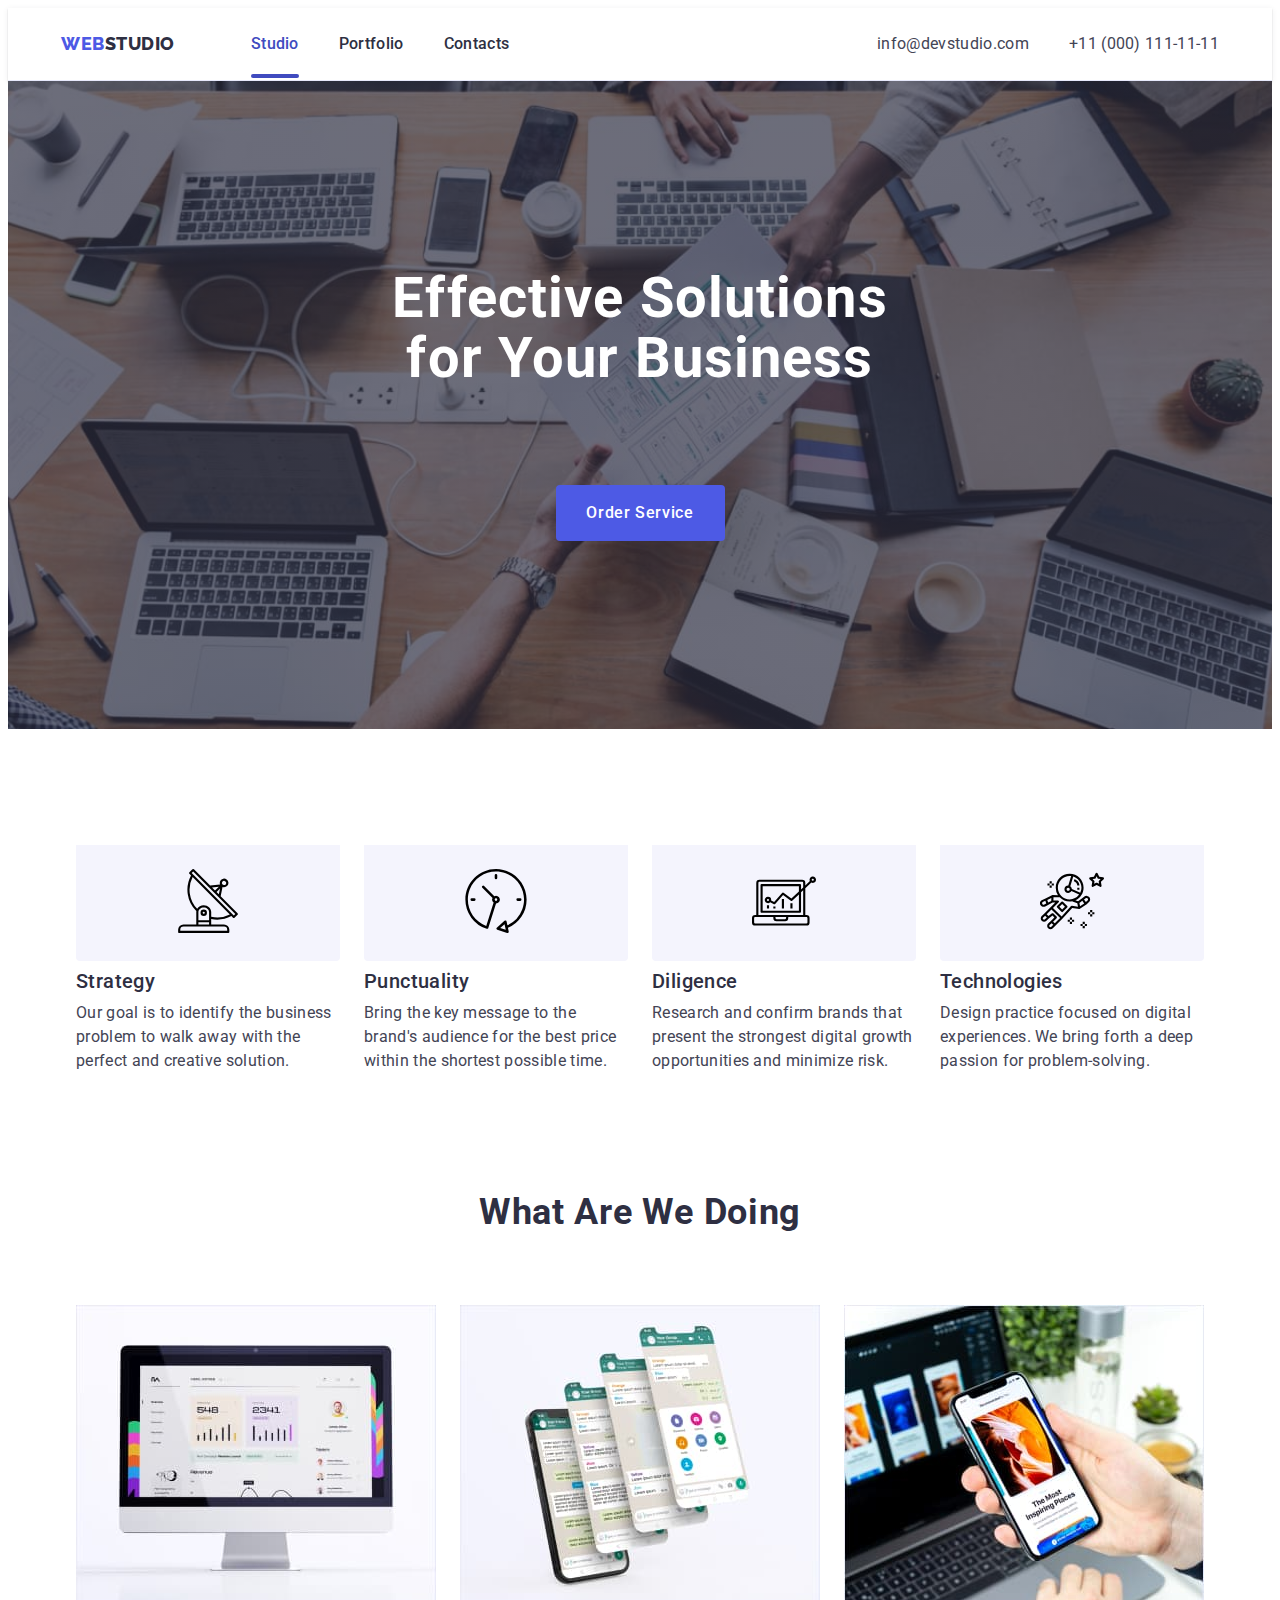
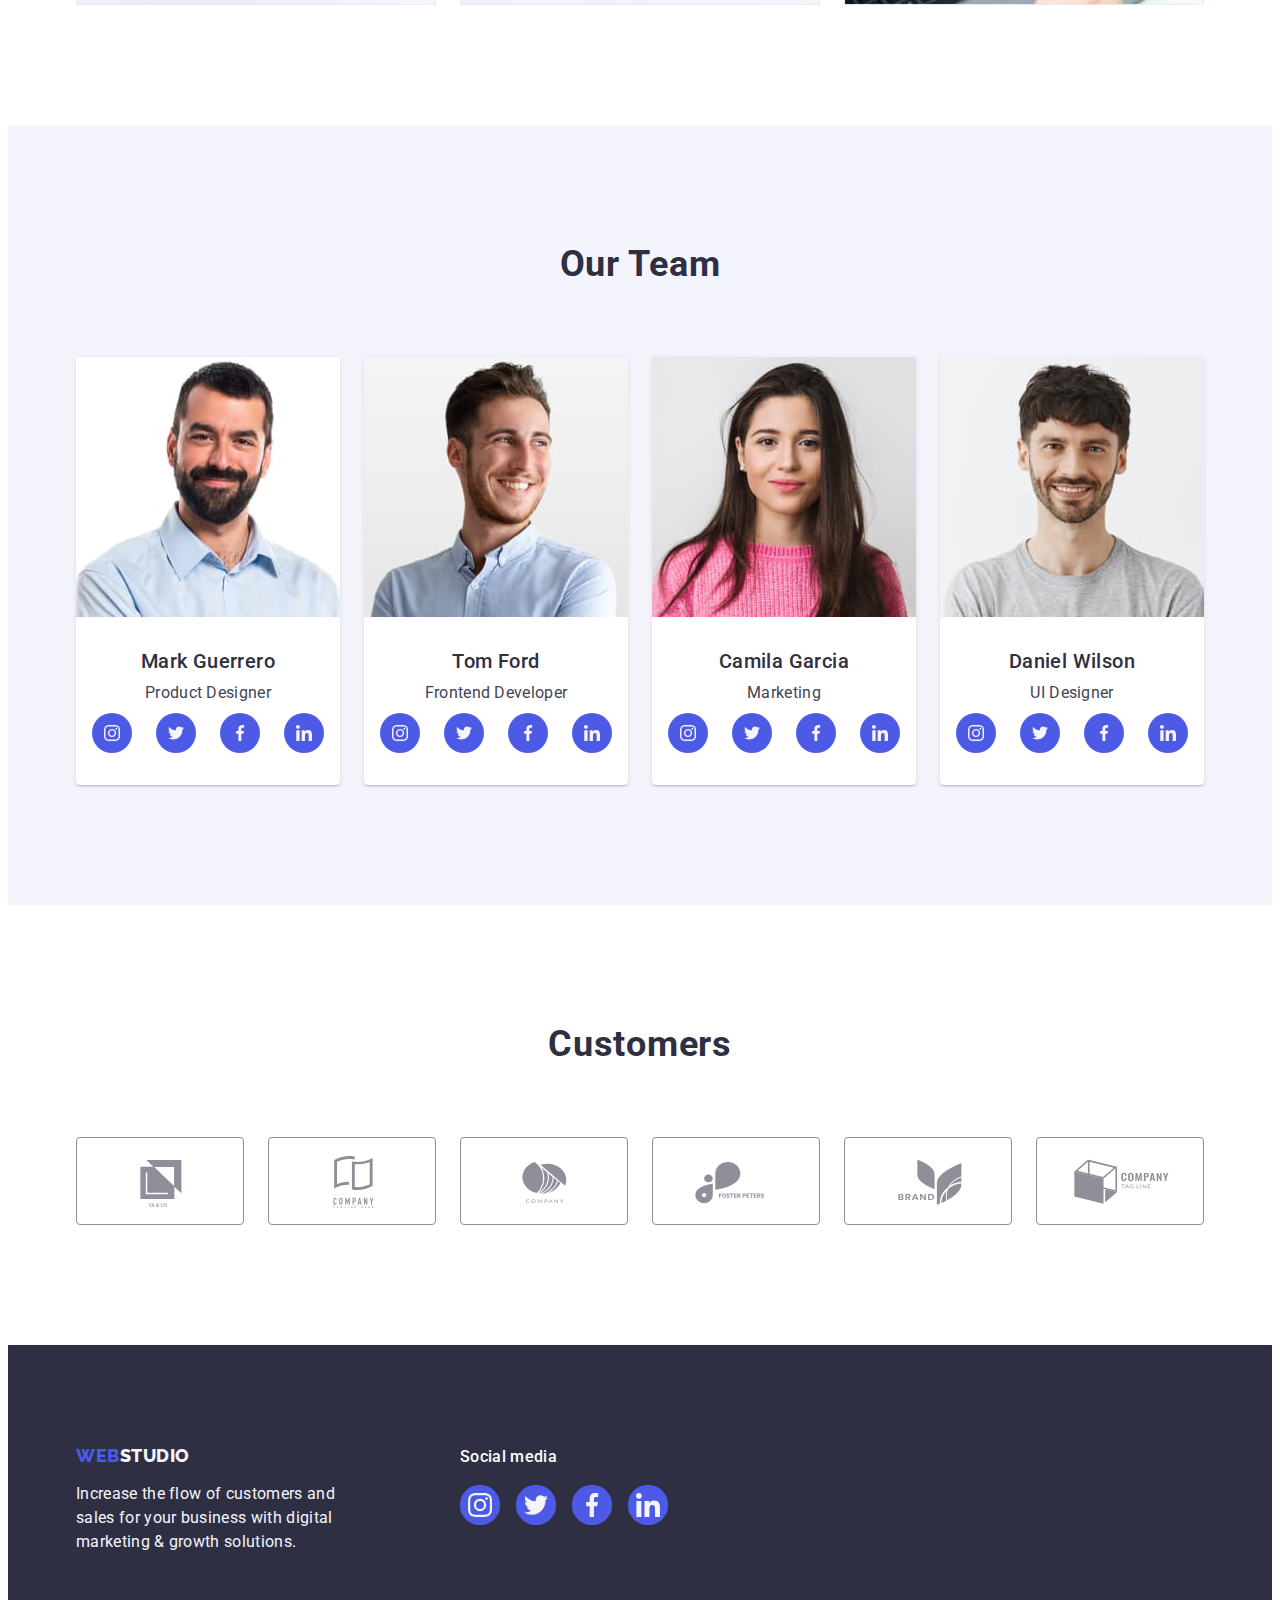
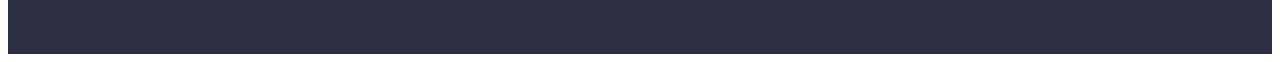
<file: index.html>
<!DOCTYPE html>
<html lang="en">
  <head>
    <meta charset="UTF-8" />
    <meta http-equiv="X-UA-Compatible" content="IE=edge" />
    <meta name="viewport" content="width=device-width, initial-scale=1.0" />

    <link rel="preconnect" href="https://fonts.googleapis.com" />
    <link rel="preconnect" href="https://fonts.gstatic.com" crossorigin />
    <link
      href="https://fonts.googleapis.com/css2?family=Raleway:wght@800&family=Roboto:wght@400;500;700&display=swap"
      rel="stylesheet"
    />
    <title>Main Page</title>
    <link
      rel="stylesheet"
      href="https://cdnjs.cloudflare.com/ajax/libs/modern-normalize/2.0.0/modern-normalize.min.css"
      integrity="sha512-4xo8blKMVCiXpTaLzQSLSw3KFOVPWhm/TRtuPVc4WG6kUgjH6J03IBuG7JZPkcWMxJ5huwaBpOpnwYElP/m6wg=="
      crossorigin="anonymous"
      referrerpolicy="no-referrer"
    />
    <link rel="stylesheet" href="./css/styles.css" />
  </head>

  <body>
    <header class="header">
      <div class="container header-container">
        <nav class="header-navigation">
          <a href="#" class="header-logo"
            >Web <span class="span">Studio</span></a
          >

          <ul class="header-menu">
            <li>
              <a href="./index.html" class="header-list-title active">Studio</a>
            </li>
            <li>
              <a href="./portfolio.html" class="header-list-title">Portfolio</a>
            </li>
            <li>
              <a href="" class="header-list-title">Contacts</a>
            </li>
          </ul>
        </nav>
        <address class="address">
          <ul class="address-list">
            <li>
              <a href="mailto:info@devstudio.com" class="address-title"
                >info@devstudio.com</a
              >
            </li>
            <li>
              <a href="tel:+110001111111" class="address-title"
                >+11 (000) 111-11-11</a
              >
            </li>
          </ul>
        </address>
      </div>
    </header>
    <main>
      <section class="hero">
        <div class="container hero-container">
          <h1 class="hero-title">Effective Solutions for Your Business</h1>
          <button class="hero-btn" type="button" data-modal-open>
            Order Service
          </button>
        </div>
      </section>

      <section class="qualities">
        <div class="container">
          <h2 class="visually-hidden">features</h2>
          <ul class="qualities-list">
            <li class="qualities-item">
              <div class="qualities-frame">
                <svg class="qualities-icon" width="64" height="64">
                  <use href="./images/icons.svg#icon-antenna-1"></use>
                </svg>
              </div>
              <h3 class="qualities-subtitle">Strategy</h3>
              <p class="qualities-paragraph">
                Our goal is to identify the business problem to walk away with
                the perfect and creative solution.
              </p>
            </li>
            <li class="qualities-item">
              <div class="qualities-frame">
                <svg class="qualities-icon" width="64" height="64">
                  <use href="./images/icons.svg#icon-clock-1"></use>
                </svg>
              </div>
              <h3 class="qualities-subtitle">Punctuality</h3>
              <p class="qualities-paragraph">
                Bring the key message to the brand's audience for the best price
                within the shortest possible time.
              </p>
            </li>
            <li class="qualities-item">
              <div class="qualities-frame">
                <svg class="qualities-icon" width="64" height="64">
                  <use href="./images/icons.svg#icon-diagram-1"></use>
                </svg>
              </div>
              <h3 class="qualities-subtitle">Diligence</h3>
              <p class="qualities-paragraph">
                Research and confirm brands that present the strongest digital
                growth opportunities and minimize risk.
              </p>
            </li>
            <li class="qualities-item">
              <div class="qualities-frame">
                <svg class="qualities-icon" width="64" height="64">
                  <use href="./images/icons.svg#icon-astronaut-1"></use>
                </svg>
              </div>
              <h3 class="qualities-subtitle">Technologies</h3>
              <p class="qualities-paragraph">
                Design practice focused on digital experiences. We bring forth a
                deep passion for problem-solving.
              </p>
            </li>
          </ul>
        </div>
      </section>

      <section class="doing">
        <div class="container">
          <h2 class="doing-title">What are we doing</h2>
          <ul class="doing-list">
            <li class="doing-item">
              <img src="./images/img1.jpg" alt="PC" width="360" />
            </li>
            <li class="doing-item">
              <img src="./images/img2.jpg" alt="Phone" width="360" />
            </li>
            <li class="doing-item">
              <img src="./images/img3.jpg" alt="Phone And Laptop" width="360" />
            </li>
          </ul>
        </div>
      </section>

      <section class="team">
        <div class="container">
          <h2 class="team-title">Our Team</h2>
          <ul class="team-list">
            <li class="team-item">
              <img
                src="./images/photo1.jpg"
                alt="Mark Guerrero Photo"
                width="264"
              />
              <div class="team-cont">
                <h3 class="team-subtitle">Mark Guerrero</h3>
                <p class="team-list-text">Product Designer</p>

                <ul class="team-icon-list">
                  <li class="team-icon-item">
                    <a
                      href=""
                      class="team-icon-link"
                      aria-label="Instagram"
                      target="_blank"
                      rel="noopener noreferrer"
                    >
                      <svg class="team-icon-svg" width="16" height="16">
                        <use href="./images/icons.svg#icon-instagram-2"></use>
                      </svg>
                    </a>
                  </li>
                  <li class="team-icon-item">
                    <a
                      href=""
                      class="team-icon-link"
                      aria-label="Twitter"
                      target="_blank"
                      rel="noopener noreferrer"
                    >
                      <svg class="team-icon-svg" width="16" height="16">
                        <use href="./images/icons.svg#icon-twitter-1"></use>
                      </svg>
                    </a>
                  </li>
                  <li class="team-icon-item">
                    <a
                      href=""
                      class="team-icon-link"
                      aria-label="Facebook"
                      target="_blank"
                      rel="noopener noreferrer"
                    >
                      <svg class="team-icon-svg" width="16" height="16">
                        <use href="./images/icons.svg#icon-facebook-1"></use>
                      </svg>
                    </a>
                  </li>
                  <li class="team-icon-item">
                    <a
                      href=""
                      class="team-icon-link"
                      aria-label="Linkedin"
                      target="_blank"
                      rel="noopener noreferrer"
                    >
                      <svg class="team-icon-svg" width="16" height="16">
                        <use href="./images/icons.svg#icon-linkedin-1"></use>
                      </svg>
                    </a>
                  </li>
                </ul>
              </div>
            </li>

            <li class="team-item">
              <img src="./images/photo2.jpg" alt="Tom Ford Photo" width="264" />
              <div class="team-cont">
                <h3 class="team-subtitle">Tom Ford</h3>
                <p class="team-list-text">Frontend Developer</p>

                <ul class="team-icon-list">
                  <li class="team-icon-item">
                    <a
                      href=""
                      class="team-icon-link"
                      aria-label="Instagram"
                      target="_blank"
                      rel="noopener noreferrer"
                    >
                      <svg class="team-icon-svg" width="16" height="16">
                        <use href="./images/icons.svg#icon-instagram-2"></use>
                      </svg>
                    </a>
                  </li>
                  <li class="team-icon-item">
                    <a
                      href=""
                      class="team-icon-link"
                      aria-label="Twitter"
                      target="_blank"
                      rel="noopener noreferrer"
                    >
                      <svg class="team-icon-svg" width="16" height="16">
                        <use href="./images/icons.svg#icon-twitter-1"></use>
                      </svg>
                    </a>
                  </li>
                  <li class="team-icon-item">
                    <a
                      href=""
                      class="team-icon-link"
                      aria-label="Facebook"
                      target="_blank"
                      rel="noopener noreferrer"
                    >
                      <svg class="team-icon-svg" width="16" height="16">
                        <use href="./images/icons.svg#icon-facebook-1"></use>
                      </svg>
                    </a>
                  </li>
                  <li class="team-icon-item">
                    <a
                      href=""
                      class="team-icon-link"
                      aria-label="Linkedin"
                      target="_blank"
                      rel="noopener noreferrer"
                    >
                      <svg class="team-icon-svg" width="16" height="16">
                        <use href="./images/icons.svg#icon-linkedin-1"></use>
                      </svg>
                    </a>
                  </li>
                </ul>
              </div>
            </li>
            <li class="team-item">
              <img
                src="./images/photo3.jpg"
                alt="Camila Garcia Photo"
                width="264"
              />
              <div class="team-cont">
                <h3 class="team-subtitle">Camila Garcia</h3>
                <p class="team-list-text">Marketing</p>

                <ul class="team-icon-list">
                  <li class="team-icon-item">
                    <a
                      href=""
                      class="team-icon-link"
                      aria-label="Instagram"
                      target="_blank"
                      rel="noopener noreferrer"
                    >
                      <svg class="team-icon-svg" width="16" height="16">
                        <use href="./images/icons.svg#icon-instagram-2"></use>
                      </svg>
                    </a>
                  </li>
                  <li class="team-icon-item">
                    <a
                      href=""
                      class="team-icon-link"
                      aria-label="Twitter"
                      target="_blank"
                      rel="noopener noreferrer"
                    >
                      <svg class="team-icon-svg" width="16" height="16">
                        <use href="./images/icons.svg#icon-twitter-1"></use>
                      </svg>
                    </a>
                  </li>
                  <li class="team-icon-item">
                    <a
                      href=""
                      class="team-icon-link"
                      aria-label="Facebook"
                      target="_blank"
                      rel="noopener noreferrer"
                    >
                      <svg class="team-icon-svg" width="16" height="16">
                        <use href="./images/icons.svg#icon-facebook-1"></use>
                      </svg>
                    </a>
                  </li>
                  <li class="team-icon-item">
                    <a
                      href=""
                      class="team-icon-link"
                      aria-label="Linkedin"
                      target="_blank"
                      rel="noopener noreferrer"
                    >
                      <svg class="team-icon-svg" width="16" height="16">
                        <use href="./images/icons.svg#icon-linkedin-1"></use>
                      </svg>
                    </a>
                  </li>
                </ul>
              </div>
            </li>
            <li class="team-item">
              <img
                src="./images/photo4.jpg"
                alt="Daniel Wilson Photo"
                width="264"
              />
              <div class="team-cont">
                <h3 class="team-subtitle">Daniel Wilson</h3>
                <p class="team-list-text">UI Designer</p>
                <ul class="team-icon-list">
                  <li class="team-icon-item">
                    <a
                      href=""
                      class="team-icon-link"
                      aria-label="Instagram"
                      target="_blank"
                      rel="noopener noreferrer"
                    >
                      <svg class="team-icon-svg" width="16" height="16">
                        <use href="./images/icons.svg#icon-instagram-2"></use>
                      </svg>
                    </a>
                  </li>
                  <li class="team-icon-item">
                    <a
                      href=""
                      class="team-icon-link"
                      aria-label="Twitter"
                      target="_blank"
                      rel="noopener noreferrer"
                    >
                      <svg class="team-icon-svg" width="16" height="16">
                        <use href="./images/icons.svg#icon-twitter-1"></use>
                      </svg>
                    </a>
                  </li>
                  <li class="team-icon-item">
                    <a
                      href=""
                      class="team-icon-link"
                      aria-label="Facebook"
                      target="_blank"
                      rel="noopener noreferrer"
                    >
                      <svg class="team-icon-svg" width="16" height="16">
                        <use href="./images/icons.svg#icon-facebook-1"></use>
                      </svg>
                    </a>
                  </li>
                  <li class="team-icon-item">
                    <a
                      href=""
                      class="team-icon-link"
                      aria-label="Linkedin"
                      target="_blank"
                      rel="noopener noreferrer"
                    >
                      <svg class="team-icon-svg" width="16" height="16">
                        <use href="./images/icons.svg#icon-linkedin-1"></use>
                      </svg>
                    </a>
                  </li>
                </ul>
              </div>
            </li>
          </ul>
        </div>
      </section>

      <section class="customers">
        <div class="container">
          <h2 class="customers-title">Customers</h2>
          <ul class="customers-list">
            <li class="customers-item">
              <a href="" class="customer-item-link">
                <svg class="customers-svg" width="104" height="56">
                  <use href="./images/icons.svg#icon-Logo"></use>
                </svg>
              </a>
            </li>
            <li class="customers-item">
              <a href="" class="customer-item-link">
                <svg class="customers-svg" width="104" height="56">
                  <use href="./images/icons.svg#icon-Logo-1"></use>
                </svg>
              </a>
            </li>
            <li class="customers-item">
              <a href="" class="customer-item-link">
                <svg class="customers-svg" width="104" height="56">
                  <use href="./images/icons.svg#icon-Logo-2"></use>
                </svg>
              </a>
            </li>
            <li class="customers-item">
              <a href="" class="customer-item-link">
                <svg class="customers-svg" width="104" height="56">
                  <use href="./images/icons.svg#icon-Logo-3"></use>
                </svg>
              </a>
            </li>
            <li class="customers-item">
              <a href="" class="customer-item-link">
                <svg class="customers-svg" width="104" height="56">
                  <use href="./images/icons.svg#icon-Logo-4"></use>
                </svg>
              </a>
            </li>
            <li class="customers-item">
              <a href="" class="customer-item-link">
                <svg class="customers-svg" width="104" height="56">
                  <use href="./images/icons.svg#icon-Logo-5"></use>
                </svg>
              </a>
            </li>
          </ul>
        </div>
      </section>
    </main>
    <footer class="footer">
      <div class="container footer-cont">
        <div class="footer-logo">
          <a class="footer-logo-link" href="./index.html"
            >Web<span class="footer-logo-span">Studio</span></a
          >

          <p class="footer-text">
            Increase the flow of customers and sales for your business with
            digital marketing & growth solutions.
          </p>
        </div>

        <div class="social">
          <p class="social-title">Social media</p>
          <ul class="social-list">
            <li class="social-list-item">
              <a
                href=""
                class="social-item-link"
                target="_blank"
                rel="noopener noreferrer"
              >
                <svg class="social-svg" width="24" height="24">
                  <use href="./images/icons.svg#icon-instagram-2 "></use>
                </svg>
              </a>
            </li>
            <li class="social-list-item">
              <a
                href=""
                class="social-item-link"
                target="_blank"
                rel="noopener noreferrer"
              >
                <svg class="social-svg" width="24" height="24">
                  <use href="./images/icons.svg#icon-twitter-1"></use>
                </svg>
              </a>
            </li>
            <li class="social-list-item">
              <a
                href=""
                class="social-item-link"
                target="_blank"
                rel="noopener noreferrer"
              >
                <svg class="social-svg" width="24" height="24">
                  <use href="./images/icons.svg#icon-facebook-1"></use>
                </svg>
              </a>
            </li>
            <li class="social-list-item">
              <a
                href=""
                class="social-item-link"
                target="_blank"
                rel="noopener noreferrer"
              >
                <svg class="social-svg" width="24" height="24">
                  <use href="./images/icons.svg#icon-linkedin-1"></use>
                </svg>
              </a>
            </li>
          </ul>
        </div>
      </div>
    </footer>
    <div class="backdrop is-hidden" data-modal>
      <div class="modal">
        <button class="modal-btn-close" type="button" data-modal-close>
          <svg class="close-icon" width="8" height="8">
            <use href="./images/icons.svg#icon-close-modal"></use>
          </svg>
        </button>
      </div>
    </div>
    <script src="./js/modal.js"></script>
  </body>
</html>
</file>
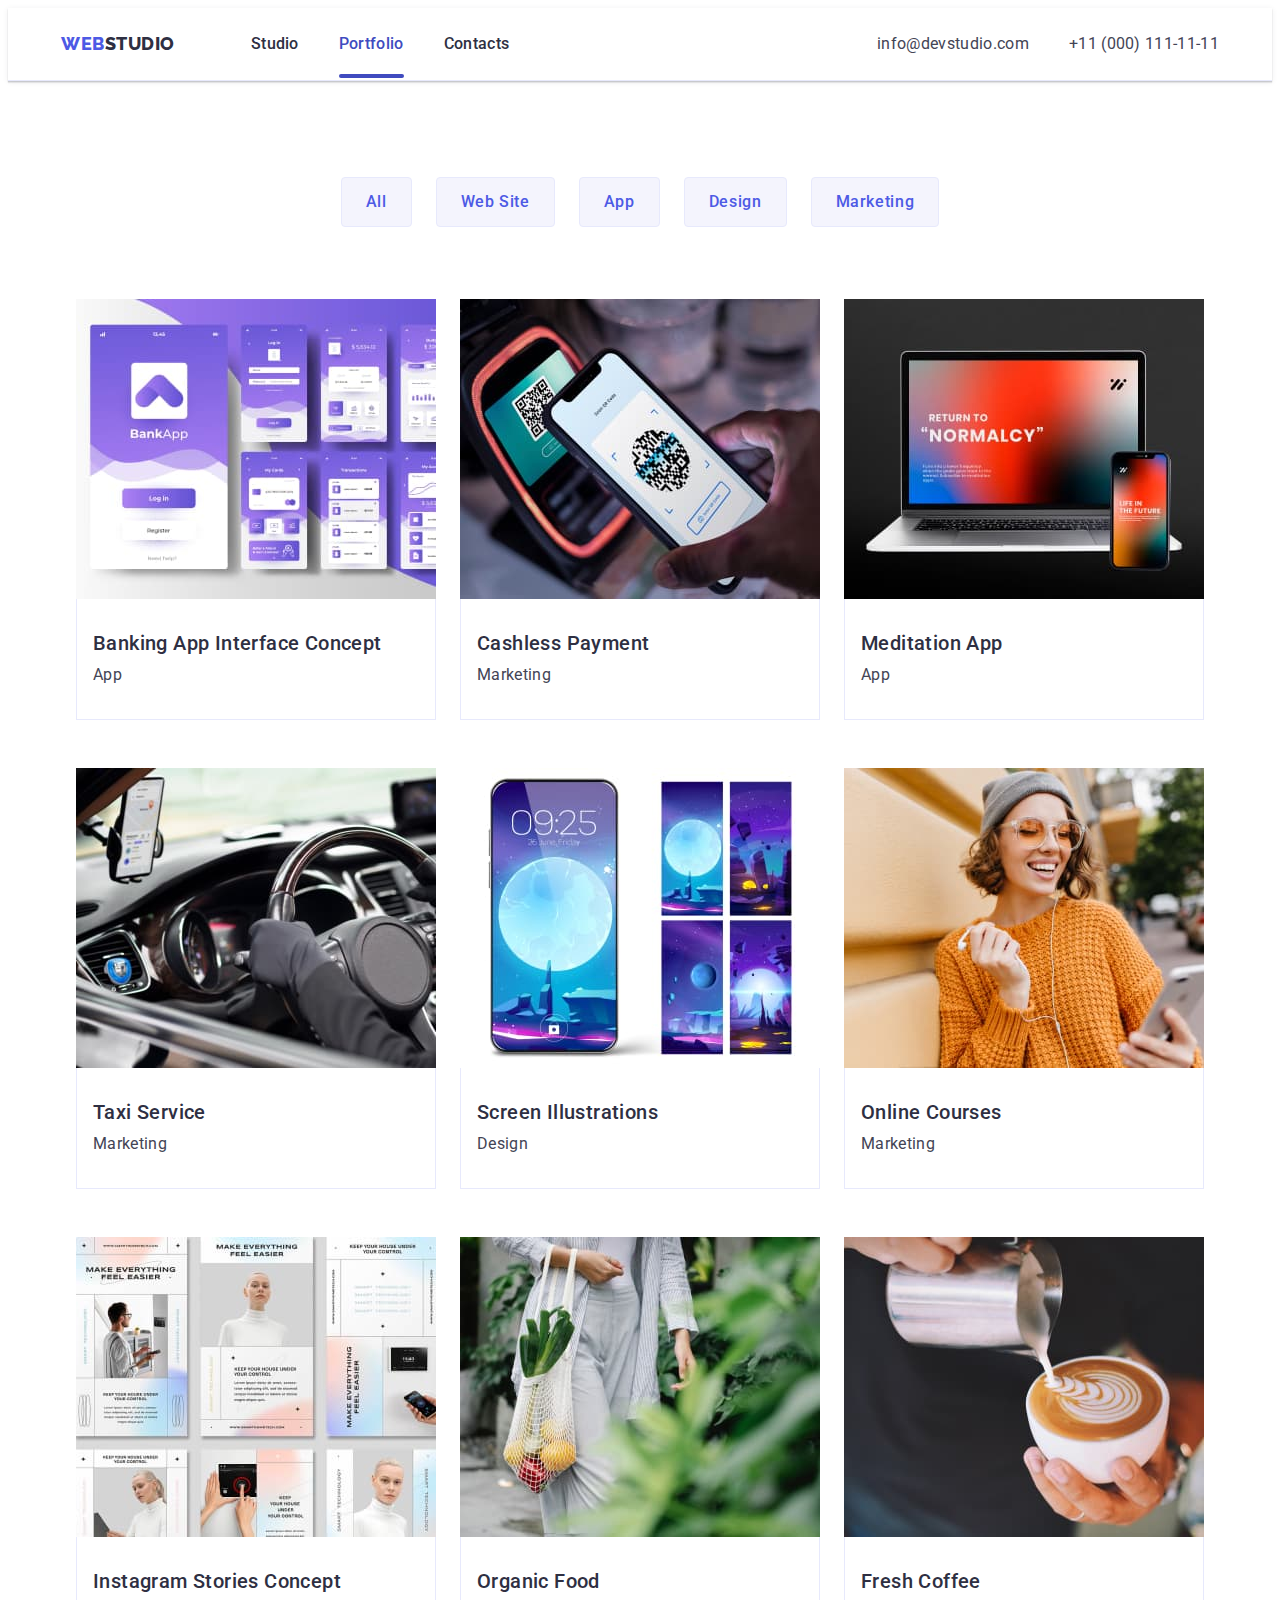
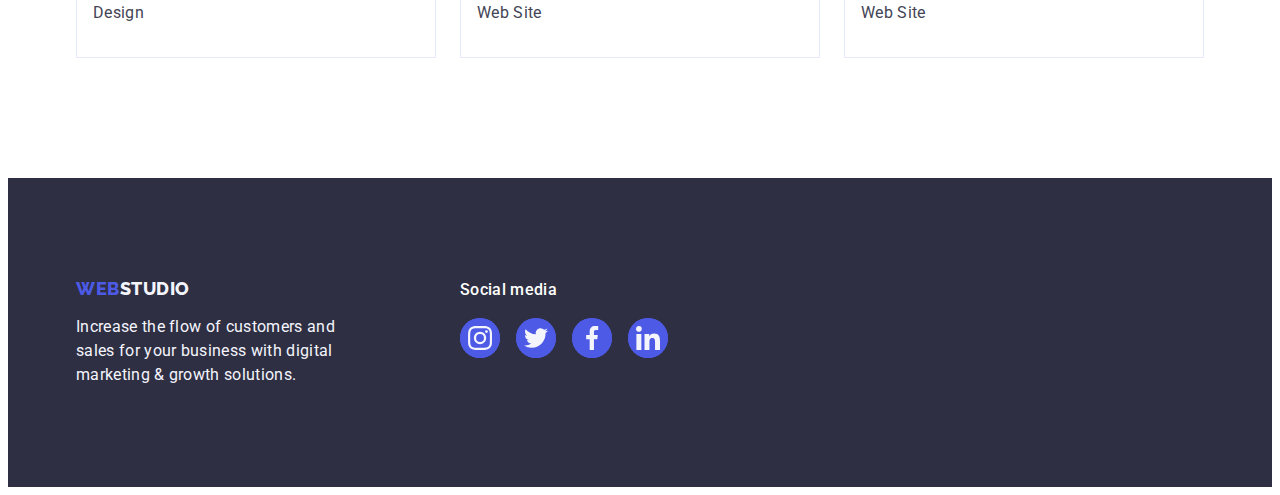
<file: portfolio.html>
<!DOCTYPE html>
<html lang="en">
  <head>
    <meta charset="UTF-8" />
    <meta http-equiv="X-UA-Compatible" content="IE=edge" />
    <meta name="viewport" content="width=device-width, initial-scale=1.0" />

    <link rel="preconnect" href="https://fonts.googleapis.com" />
    <link rel="preconnect" href="https://fonts.gstatic.com" crossorigin />
    <link
      href="https://fonts.googleapis.com/css2?family=Raleway:wght@800&family=Roboto:wght@400;500;700&display=swap"
      rel="stylesheet"
    />
    <title>Portfolio</title>
    <link
      rel="stylesheet"
      href="https://cdnjs.cloudflare.com/ajax/libs/modern-normalize/2.0.0/modern-normalize.min.css"
      integrity="sha512-4xo8blKMVCiXpTaLzQSLSw3KFOVPWhm/TRtuPVc4WG6kUgjH6J03IBuG7JZPkcWMxJ5huwaBpOpnwYElP/m6wg=="
      crossorigin="anonymous"
      referrerpolicy="no-referrer"
    />
    <link rel="stylesheet" href="./css/styles.css" />
  </head>

  <body>
    <header class="header">
      <div class="container header-container">
        <nav class="header-navigation">
          <a href="#" class="header-logo"
            >Web <span class="span">Studio</span></a
          >

          <ul class="header-menu">
            <li>
              <a href="./index.html" class="header-list-title">Studio</a>
            </li>
            <li>
              <a href="./portfolio.html" class="header-list-title active"
                >Portfolio</a
              >
            </li>
            <li>
              <a href="" class="header-list-title">Contacts</a>
            </li>
          </ul>
        </nav>
        <address class="address">
          <ul class="address-list">
            <li>
              <a href="mailto:info@devstudio.com" class="address-title"
                >info@devstudio.com</a
              >
            </li>
            <li>
              <a href="tel:+110001111111" class="address-title"
                >+11 (000) 111-11-11</a
              >
            </li>
          </ul>
        </address>
      </div>
    </header>
    <main>
      <section class="portfolio">
        <div class="container portfolio-container">
          <h1 class="visually-hidden">Portfolio Title</h1>
          <ul class="btn-list">
            <li>
              <button class="portfolio-btn" type="button">All</button>
            </li>
            <li>
              <button class="portfolio-btn" type="button">Web Site</button>
            </li>
            <li>
              <button class="portfolio-btn" type="button">App</button>
            </li>
            <li>
              <button class="portfolio-btn" type="button">Design</button>
            </li>
            <li>
              <button class="portfolio-btn" type="button">Marketing</button>
            </li>
          </ul>

          <ul class="portfolio-list">
            <li class="portfolio-list-item">
              <a class="portfolio-list-link" href="#">
                <div class="portfolio-list-image">
                  <img
                    src="./images/Banking.jpg"
                    alt="Banking App"
                    width="360"
                  />
                  <p class="portfolio-list-anim">
                    14 Stylish and User-Friendly App Design Concepts · Task
                    Manager App · Calorie Tracker App · Exotic Fruit Ecommerce
                    App · Cloud Storage App
                  </p>
                </div>
                <div class="prtf-list-class">
                  <h2 class="portfolio-list-subtitle">
                    Banking App Interface Concept
                  </h2>
                  <p class="portfolio-list-text">App</p>
                </div>
              </a>
            </li>
            <li class="portfolio-list-item">
              <a class="portfolio-list-link" href="#">
                <div class="portfolio-list-image">
                  <img
                    src="./images/Cashless.jpg"
                    alt="Cashless Payment"
                    width="360"
                  />
                  <p class="portfolio-list-anim">
                    14 Stylish and User-Friendly App Design Concepts · Task
                    Manager App · Calorie Tracker App · Exotic Fruit Ecommerce
                    App · Cloud Storage App
                  </p>
                </div>

                <div class="prtf-list-class">
                  <h2 class="portfolio-list-subtitle">Cashless Payment</h2>
                  <p class="portfolio-list-text">Marketing</p>
                </div>
              </a>
            </li>
            <li class="portfolio-list-item">
              <a class="portfolio-list-link" href="#">
                <div class="portfolio-list-image">
                  <img
                    src="./images/App.jpg"
                    alt="Laptop With Phone"
                    width="360"
                  />
                  <p class="portfolio-list-anim">
                    14 Stylish and User-Friendly App Design Concepts · Task
                    Manager App · Calorie Tracker App · Exotic Fruit Ecommerce
                    App · Cloud Storage App
                  </p>
                </div>

                <div class="prtf-list-class">
                  <h2 class="portfolio-list-subtitle">Meditation App</h2>
                  <p class="portfolio-list-text">App</p>
                </div>
              </a>
            </li>
            <li class="portfolio-list-item">
              <a class="portfolio-list-link" href="#">
                <div class="portfolio-list-image">
                  <img src="./images/Taxi.jpg" alt="Taxi" width="360" />
                  <p class="portfolio-list-anim">
                    14 Stylish and User-Friendly App Design Concepts · Task
                    Manager App · Calorie Tracker App · Exotic Fruit Ecommerce
                    App · Cloud Storage App
                  </p>
                </div>
                <div class="prtf-list-class">
                  <h2 class="portfolio-list-subtitle">Taxi Service</h2>
                  <p class="portfolio-list-text">Marketing</p>
                </div>
              </a>
            </li>
            <li class="portfolio-list-item">
              <a class="portfolio-list-link" href="#">
                <div class="portfolio-list-image">
                  <img
                    src="./images/Screens.jpg"
                    alt="Screen Illustrations"
                    width="360"
                  />
                  <p class="portfolio-list-anim">
                    14 Stylish and User-Friendly App Design Concepts · Task
                    Manager App · Calorie Tracker App · Exotic Fruit Ecommerce
                    App · Cloud Storage App
                  </p>
                </div>

                <div class="prtf-list-class">
                  <h2 class="portfolio-list-subtitle">Screen Illustrations</h2>
                  <p class="portfolio-list-text">Design</p>
                </div>
              </a>
            </li>
            <li class="portfolio-list-item">
              <a class="portfolio-list-link" href="#">
                <div class="portfolio-list-image">
                  <img src="./images/Girl1.jpg" alt="Girl" width="360" />
                  <p class="portfolio-list-anim">
                    14 Stylish and User-Friendly App Design Concepts · Task
                    Manager App · Calorie Tracker App · Exotic Fruit Ecommerce
                    App · Cloud Storage App
                  </p>
                </div>

                <div class="prtf-list-class">
                  <h2 class="portfolio-list-subtitle">Online Courses</h2>
                  <p class="portfolio-list-text">Marketing</p>
                </div>
              </a>
            </li>
            <li class="portfolio-list-item">
              <a class="portfolio-list-link" href="#">
                <div class="portfolio-list-image">
                  <img
                    src="./images/Instastories.jpg"
                    alt="Screenshots"
                    width="360"
                  />
                  <p class="portfolio-list-anim">
                    14 Stylish and User-Friendly App Design Concepts · Task
                    Manager App · Calorie Tracker App · Exotic Fruit Ecommerce
                    App · Cloud Storage App
                  </p>
                </div>

                <div class="prtf-list-class">
                  <h2 class="portfolio-list-subtitle">
                    Instagram Stories Concept
                  </h2>
                  <p class="portfolio-list-text">Design</p>
                </div>
              </a>
            </li>
            <li class="portfolio-list-item">
              <a class="portfolio-list-link" href="#">
                <div class="portfolio-list-image">
                  <img
                    src="./images/Organic.jpg"
                    alt="Organic Food"
                    width="360"
                  />
                  <p class="portfolio-list-anim">
                    14 Stylish and User-Friendly App Design Concepts · Task
                    Manager App · Calorie Tracker App · Exotic Fruit Ecommerce
                    App · Cloud Storage App
                  </p>
                </div>

                <div class="prtf-list-class">
                  <h2 class="portfolio-list-subtitle">Organic Food</h2>
                  <p class="portfolio-list-text">Web Site</p>
                </div>
              </a>
            </li>
            <li class="portfolio-list-item">
              <a class="portfolio-list-link" href="#">
                <div class="portfolio-list-image">
                  <img
                    src="./images/Cofee.jpg"
                    alt="Cup Of Coffee"
                    width="360"
                  />
                  <p class="portfolio-list-anim">
                    14 Stylish and User-Friendly App Design Concepts · Task
                    Manager App · Calorie Tracker App · Exotic Fruit Ecommerce
                    App · Cloud Storage App
                  </p>
                </div>

                <div class="prtf-list-class">
                  <h2 class="portfolio-list-subtitle">Fresh Coffee</h2>
                  <p class="portfolio-list-text">Web Site</p>
                </div>
              </a>
            </li>
          </ul>
        </div>
      </section>
    </main>
    <footer class="footer">
      <div class="container footer-cont">
        <div class="footer-logo">
          <a class="footer-logo-link" href="./index.html"
            >Web<span class="footer-logo-span">Studio</span></a
          >

          <p class="footer-text">
            Increase the flow of customers and sales for your business with
            digital marketing & growth solutions.
          </p>
        </div>

        <div class="social">
          <p class="social-title">Social media</p>
          <ul class="social-list">
            <li class="social-list-item">
              <a
                href=""
                class="social-item-link"
                target="_blank"
                rel="noopener noreferrer"
              >
                <svg class="social-svg" width="24" height="24">
                  <use href="./images/icons.svg#icon-instagram-2 "></use>
                </svg>
              </a>
            </li>
            <li class="social-list-item">
              <a
                href=""
                class="social-item-link"
                target="_blank"
                rel="noopener noreferrer"
              >
                <svg class="social-svg" width="24" height="24">
                  <use href="./images/icons.svg#icon-twitter-1"></use>
                </svg>
              </a>
            </li>
            <li class="social-list-item">
              <a
                href=""
                class="social-item-link"
                target="_blank"
                rel="noopener noreferrer"
              >
                <svg class="social-svg" width="24" height="24">
                  <use href="./images/icons.svg#icon-facebook-1"></use>
                </svg>
              </a>
            </li>
            <li class="social-list-item">
              <a
                href=""
                class="social-item-link"
                target="_blank"
                rel="noopener noreferrer"
              >
                <svg class="social-svg" width="24" height="24">
                  <use href="./images/icons.svg#icon-linkedin-1"></use>
                </svg>
              </a>
            </li>
          </ul>
        </div>
      </div>
    </footer>
  </body>
</html>
</file>
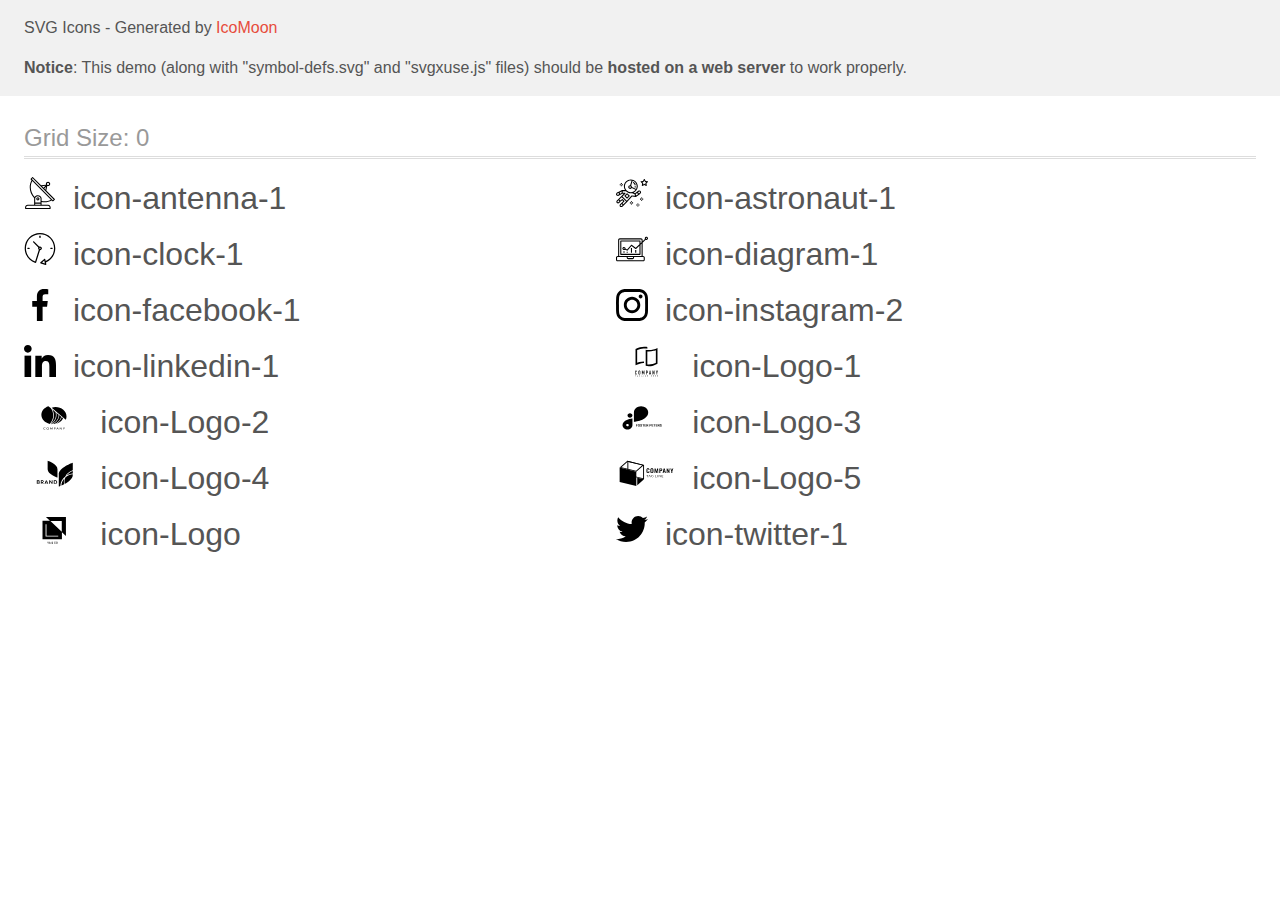
<file: images/icomoon/demo-external-svg.html>
<!doctype html>
<html>
<head>
    <title>IcoMoon - SVG Icons</title>
    <meta charset="utf-8">
    <meta name="viewport" content="width=device-width, initial-scale=1">
    <link rel="stylesheet" href="demo-files/demo.css">
    <link rel="stylesheet" href="style.css">
</head>
<body>
<header class="bgc1 clearfix">
<div class="mhl">
    <p>SVG Icons - Generated by <a href="https://icomoon.io/app">IcoMoon</a></p><p><strong>Notice</strong>: This demo (along with "symbol-defs.svg" and "svgxuse.js" files) should be <b>hosted on a web server</b> to work properly.</p>
</div>
</header>
    <div class="clearfix mhl ptl">
        <h1 class="mvm mtn fgc1">Grid Size: 0</h1>
        <div class="glyph fs1">
            <div class="clearfix pbs">
                <svg class="icon icon-antenna-1"><use xlink:href="symbol-defs.svg#icon-antenna-1"></use></svg><span class="name"> icon-antenna-1</span>
            </div>
        </div>
        <div class="glyph fs1">
            <div class="clearfix pbs">
                <svg class="icon icon-astronaut-1"><use xlink:href="symbol-defs.svg#icon-astronaut-1"></use></svg><span class="name"> icon-astronaut-1</span>
            </div>
        </div>
        <div class="glyph fs1">
            <div class="clearfix pbs">
                <svg class="icon icon-clock-1"><use xlink:href="symbol-defs.svg#icon-clock-1"></use></svg><span class="name"> icon-clock-1</span>
            </div>
        </div>
        <div class="glyph fs1">
            <div class="clearfix pbs">
                <svg class="icon icon-diagram-1"><use xlink:href="symbol-defs.svg#icon-diagram-1"></use></svg><span class="name"> icon-diagram-1</span>
            </div>
        </div>
        <div class="glyph fs1">
            <div class="clearfix pbs">
                <svg class="icon icon-facebook-1"><use xlink:href="symbol-defs.svg#icon-facebook-1"></use></svg><span class="name"> icon-facebook-1</span>
            </div>
        </div>
        <div class="glyph fs1">
            <div class="clearfix pbs">
                <svg class="icon icon-instagram-2"><use xlink:href="symbol-defs.svg#icon-instagram-2"></use></svg><span class="name"> icon-instagram-2</span>
            </div>
        </div>
        <div class="glyph fs1">
            <div class="clearfix pbs">
                <svg class="icon icon-linkedin-1"><use xlink:href="symbol-defs.svg#icon-linkedin-1"></use></svg><span class="name"> icon-linkedin-1</span>
            </div>
        </div>
        <div class="glyph fs1">
            <div class="clearfix pbs">
                <svg class="icon icon-Logo-1"><use xlink:href="symbol-defs.svg#icon-Logo-1"></use></svg><span class="name"> icon-Logo-1</span>
            </div>
        </div>
        <div class="glyph fs1">
            <div class="clearfix pbs">
                <svg class="icon icon-Logo-2"><use xlink:href="symbol-defs.svg#icon-Logo-2"></use></svg><span class="name"> icon-Logo-2</span>
            </div>
        </div>
        <div class="glyph fs1">
            <div class="clearfix pbs">
                <svg class="icon icon-Logo-3"><use xlink:href="symbol-defs.svg#icon-Logo-3"></use></svg><span class="name"> icon-Logo-3</span>
            </div>
        </div>
        <div class="glyph fs1">
            <div class="clearfix pbs">
                <svg class="icon icon-Logo-4"><use xlink:href="symbol-defs.svg#icon-Logo-4"></use></svg><span class="name"> icon-Logo-4</span>
            </div>
        </div>
        <div class="glyph fs1">
            <div class="clearfix pbs">
                <svg class="icon icon-Logo-5"><use xlink:href="symbol-defs.svg#icon-Logo-5"></use></svg><span class="name"> icon-Logo-5</span>
            </div>
        </div>
        <div class="glyph fs1">
            <div class="clearfix pbs">
                <svg class="icon icon-Logo"><use xlink:href="symbol-defs.svg#icon-Logo"></use></svg><span class="name"> icon-Logo</span>
            </div>
        </div>
        <div class="glyph fs1">
            <div class="clearfix pbs">
                <svg class="icon icon-twitter-1"><use xlink:href="symbol-defs.svg#icon-twitter-1"></use></svg><span class="name"> icon-twitter-1</span>
            </div>
        </div>
  </div>
<script defer src="svgxuse.js"></script>
</body>
</html>
</file>
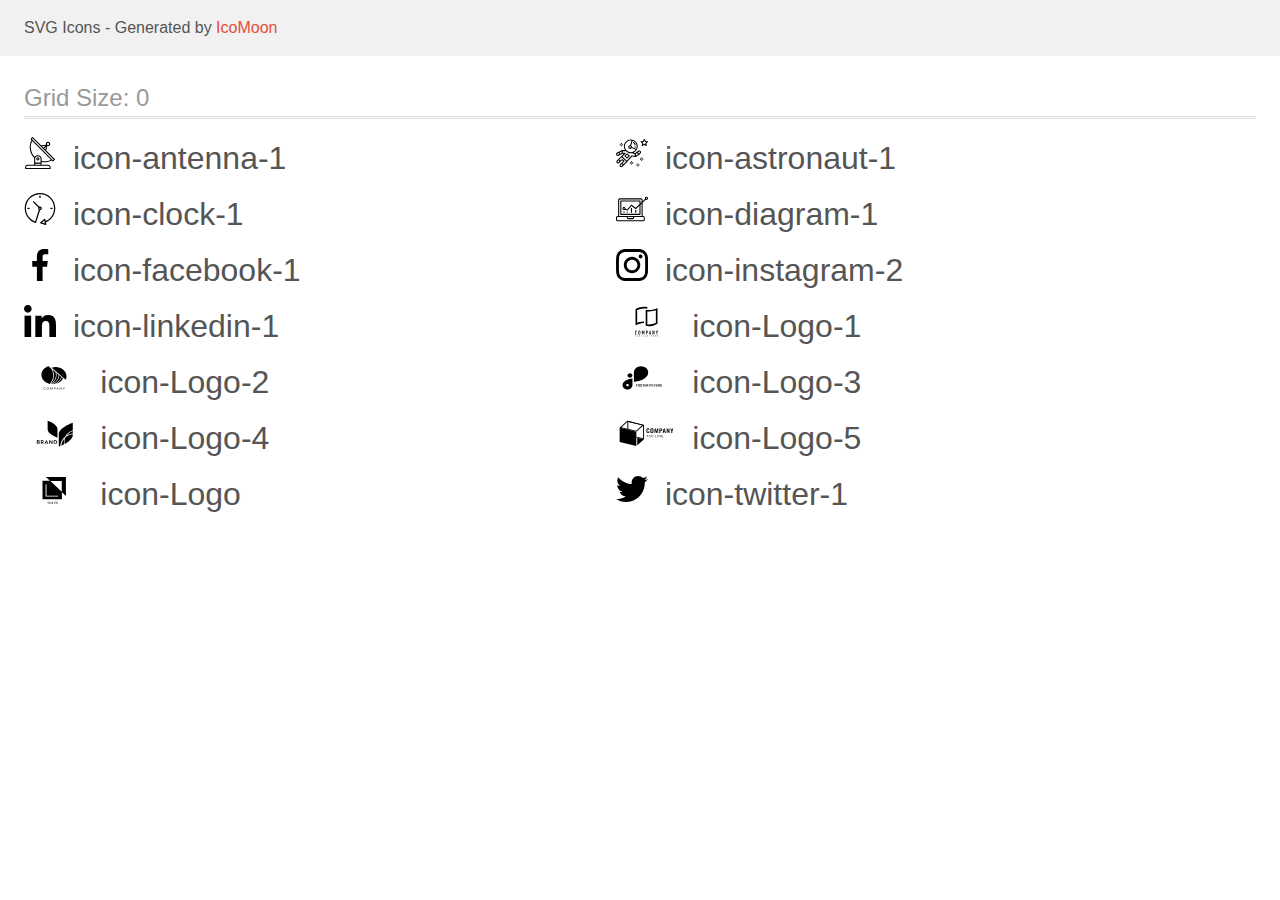
<file: images/icomoon/demo.html>
<!doctype html>
<html>
<head>
    <title>IcoMoon - SVG Icons</title>
    <meta charset="utf-8">
    <meta name="viewport" content="width=device-width, initial-scale=1">
    <link rel="stylesheet" href="demo-files/demo.css">
    <link rel="stylesheet" href="style.css">
</head>
<body>
<svg aria-hidden="true" style="position: absolute; width: 0; height: 0; overflow: hidden;" version="1.1" xmlns="http://www.w3.org/2000/svg" xmlns:xlink="http://www.w3.org/1999/xlink">
<defs>
<symbol id="icon-antenna-1" viewBox="0 0 32 32">
<path d="M30.773 22.098l-8.443-8.505 0.937-4.615c0.242 0.094 0.499 0.144 0.758 0.146h0.006c1.192 0.014 2.17-0.941 2.184-2.133s-0.941-2.17-2.133-2.184c-1.192-0.014-2.17 0.941-2.184 2.133-0.003 0.255 0.039 0.509 0.125 0.749l-4.96 0.605-8.091-8.133c-0.099-0.101-0.235-0.159-0.377-0.16-0.14 0.001-0.274 0.056-0.373 0.155l-1.513 1.504c-0.208 0.208-0.208 0.546 0 0.754l0.814 0.826c-3.153 5.798-2.129 12.978 2.519 17.663 0.043 0.041 0.092 0.074 0.146 0.098-0.034 0.18-0.051 0.364-0.052 0.547v6.187h-6.4c-1.472 0.002-2.665 1.195-2.667 2.667v1.067c0 0.295 0.239 0.533 0.533 0.533h24.533c0.295 0 0.533-0.239 0.533-0.533v-1.067c-0.002-1.472-1.195-2.665-2.667-2.667h-6.4v-2.742c1.003 0.21 2.024 0.317 3.049 0.32 2.458-0.003 4.877-0.615 7.040-1.783l0.818 0.823c0.099 0.101 0.235 0.159 0.377 0.16 0.14-0.001 0.274-0.056 0.373-0.155l1.513-1.504c0.208-0.208 0.208-0.546 0-0.754zM23.28 6.233c0.418-0.415 1.093-0.414 1.509 0.004s0.414 1.093-0.004 1.508c-0.2 0.199-0.47 0.31-0.752 0.31h-0.003c-0.589-0.003-1.064-0.483-1.061-1.072 0.002-0.282 0.115-0.552 0.314-0.751h-0.002zM22.024 9.738l-0.598 2.946-1.175-1.182 1.774-1.763zM21.419 8.836l-1.92 1.909-1.485-1.493 3.405-0.415zM24.004 28.8c0.884 0 1.6 0.716 1.6 1.6v0.533h-23.467v-0.533c0-0.884 0.716-1.6 1.6-1.6h20.267zM16.537 26.667v1.067h-5.333v-1.067h5.333zM11.204 25.6v-4.053c0-1.294 1.196-2.347 2.667-2.347s2.667 1.053 2.667 2.347v4.053h-5.333zM17.604 23.904v-2.357c0-1.882-1.675-3.413-3.733-3.413-1.331-0.020-2.576 0.657-3.281 1.786-4.058-4.274-4.971-10.645-2.279-15.887l18.602 18.708c-2.872 1.461-6.165 1.873-9.309 1.163zM28.893 23.22l-21.057-21.181 0.755-0.752 7.935 7.98c0.004 0 0.006 0.007 0.010 0.010l13.115 13.191-0.757 0.752z"></path>
<path d="M13.876 20.267h-0.005c-0.884-0.001-1.601 0.714-1.602 1.598s0.714 1.601 1.598 1.602h0.005c0.884 0.001 1.601-0.714 1.602-1.598s-0.714-1.601-1.598-1.602zM14.249 22.245c-0.1 0.1-0.236 0.156-0.378 0.155-0.295-0.002-0.532-0.242-0.531-0.536 0.001-0.141 0.057-0.276 0.157-0.375s0.233-0.154 0.373-0.155c0.295 0.002 0.532 0.242 0.531 0.536-0.001 0.141-0.057 0.276-0.157 0.375h0.005z"></path>
</symbol>
<symbol id="icon-astronaut-1" viewBox="0 0 32 32">
<path d="M31.974 4.524c-0.063-0.193-0.229-0.333-0.43-0.363l-1.91-0.278-0.855-1.731c-0.179-0.365-0.777-0.365-0.956 0l-0.855 1.731-1.91 0.278c-0.201 0.029-0.367 0.17-0.431 0.363-0.062 0.193-0.011 0.405 0.135 0.547l1.383 1.348-0.326 1.903c-0.034 0.2 0.048 0.402 0.212 0.522 0.166 0.121 0.382 0.135 0.562 0.040l1.709-0.899 1.709 0.899c0.078 0.041 0.164 0.061 0.249 0.061 0.11 0 0.221-0.034 0.314-0.102 0.164-0.119 0.246-0.322 0.212-0.522l-0.326-1.903 1.383-1.348c0.145-0.142 0.197-0.354 0.135-0.547zM29.511 5.851c-0.125 0.122-0.183 0.299-0.153 0.472l0.191 1.114-1-0.526c-0.078-0.041-0.163-0.061-0.249-0.061s-0.17 0.020-0.249 0.061l-1.001 0.526 0.191-1.114c0.030-0.173-0.028-0.349-0.153-0.472l-0.81-0.789 1.119-0.163c0.174-0.025 0.324-0.134 0.402-0.292l0.5-1.013 0.5 1.013c0.078 0.157 0.228 0.267 0.402 0.292l1.119 0.163-0.809 0.789z"></path>
<path d="M26.133 20.522h-1.067v1.067h1.067v-1.067z"></path>
<path d="M26.133 22.656h-1.067v1.067h1.067v-1.067z"></path>
<path d="M27.2 21.589h-1.067v1.067h1.067v-1.067z"></path>
<path d="M25.067 21.589h-1.067v1.067h1.067v-1.067z"></path>
<path d="M22.4 26.389h-1.067v1.067h1.067v-1.067z"></path>
<path d="M22.4 28.522h-1.067v1.067h1.067v-1.067z"></path>
<path d="M23.467 27.456h-1.067v1.067h1.067v-1.067z"></path>
<path d="M21.333 27.456h-1.067v1.067h1.067v-1.067z"></path>
<path d="M16 24.256h-1.067v1.067h1.067v-1.067z"></path>
<path d="M16 26.389h-1.067v1.067h1.067v-1.067z"></path>
<path d="M17.067 25.322h-1.067v1.067h1.067v-1.067z"></path>
<path d="M14.933 25.322h-1.067v1.067h1.067v-1.067z"></path>
<path d="M5.867 6.122h-1.067v1.067h1.067v-1.067z"></path>
<path d="M5.867 8.255h-1.067v1.067h1.067v-1.067z"></path>
<path d="M6.933 7.189h-1.067v1.067h1.067v-1.067z"></path>
<path d="M4.8 7.189h-1.067v1.067h1.067v-1.067z"></path>
<path d="M24.715 14.159c-0.287-0.388-0.709-0.637-1.188-0.705-0.481-0.068-0.956 0.058-1.34 0.352l-1.252 0.96-1.898 1.417-1.358-0.541c2.421-1.086 4.114-3.508 4.114-6.32 0-3.823-3.123-6.933-6.961-6.933s-6.961 3.11-6.961 6.933c0 1.386 0.414 2.674 1.12 3.758l-2.764-0.024c-0.002 0-0.003 0-0.005 0-0.009 0-0.015 0.004-0.023 0.005-0.053 0.002-0.105 0.013-0.155 0.031-0.013 0.005-0.026 0.008-0.038 0.013-0.006 0.003-0.013 0.003-0.019 0.006l-3.233 1.596c-0.001 0-0.001 0-0.001 0.001l-1.893 0.911c-0.021 0.009-0.042 0.021-0.063 0.035-0.755 0.502-1.012 1.489-0.598 2.295 0.22 0.429 0.595 0.745 1.056 0.889 0.178 0.055 0.359 0.083 0.539 0.083 0.29 0 0.577-0.071 0.839-0.211l1.388-0.738 2.264-1.169 1.357-0.008-5.442 5.416c-0.001 0.001-0.001 0.001-0.002 0.001l-1.339 1.333c-0.316 0.315-0.49 0.732-0.49 1.178s0.174 0.863 0.49 1.179c0.325 0.323 0.752 0.485 1.179 0.485s0.854-0.162 1.18-0.485l1.314-1.309 1.741-1.3 0.901 0.897-1.762 1.754c-0 0.001-0.001 0.001-0.002 0.001l-1.339 1.333c-0.316 0.315-0.49 0.732-0.49 1.178s0.174 0.863 0.49 1.179c0.325 0.323 0.753 0.485 1.18 0.485s0.855-0.162 1.18-0.485l3.482-3.467c0.001-0.001 0.001-0.001 0.001-0.002l1.010-1-0.004-0.004c0.006-0.006 0.015-0.009 0.022-0.015l5.166-5.658 3.471 0.494c0.025 0.004 0.050 0.005 0.075 0.005 0.065 0 0.127-0.015 0.187-0.038 0.018-0.006 0.033-0.015 0.050-0.023 0.019-0.010 0.039-0.015 0.058-0.027l3.213-2.133c0.012-0.008 0.018-0.021 0.029-0.029 0.013-0.010 0.029-0.014 0.041-0.026l1.271-1.191c0.662-0.62 0.753-1.635 0.212-2.362zM2.13 17.77c-0.173 0.093-0.37 0.111-0.558 0.052-0.187-0.058-0.338-0.186-0.427-0.358-0.161-0.314-0.068-0.695 0.214-0.902l1.314-0.632 0.449 1.313-0.992 0.527zM5.628 15.942l-1.548 0.8-0.439-1.283 2.027-1.001-0.040 1.484zM20.727 9.322c0 0.918-0.219 1.785-0.599 2.559l-4.181-1.899c-0.044-0.573-0.341-1.075-0.788-1.388l1.464-4.86c2.378 0.756 4.105 2.974 4.105 5.588zM8.938 9.322c0-3.235 2.644-5.867 5.894-5.867 0.253 0 0.5 0.021 0.745 0.052l-1.432 4.754c-0.019-0.001-0.037-0.006-0.057-0.006-1.033 0-1.873 0.837-1.873 1.867s0.84 1.867 1.873 1.867c0.694 0 1.294-0.383 1.618-0.945l3.862 1.755c-1.075 1.446-2.795 2.39-4.737 2.39-3.25 0-5.894-2.632-5.894-5.867zM14.894 10.122c0 0.441-0.362 0.8-0.806 0.8s-0.806-0.359-0.806-0.8c0-0.441 0.362-0.8 0.806-0.8s0.806 0.359 0.806 0.8zM2.465 25.146c-0.236 0.234-0.619 0.234-0.854 0.001-0.114-0.114-0.176-0.263-0.176-0.423s0.062-0.309 0.176-0.421l0.962-0.958 0.851 0.848-0.959 0.955zM5.679 28.88c-0.236 0.234-0.619 0.235-0.855 0.001-0.114-0.114-0.176-0.263-0.176-0.423s0.062-0.309 0.176-0.421l0.963-0.959 0.852 0.848-0.96 0.955zM9.16 25.411c-0.001 0-0.001 0-0.002 0.001l-1.765 1.76-0.852-0.848 1.763-1.755c0 0 0 0 0-0s0.001-0.001 0.002-0.001c0.040-0.040 0.065-0.088 0.090-0.135 0.007-0.014 0.020-0.026 0.026-0.040 0.017-0.041 0.019-0.085 0.026-0.129 0.003-0.025 0.014-0.047 0.014-0.073 0-0.036-0.013-0.070-0.020-0.106-0.006-0.032-0.006-0.065-0.019-0.095-0.020-0.050-0.055-0.094-0.091-0.138-0.010-0.012-0.014-0.027-0.025-0.038 0 0 0 0-0.001 0s-0.001-0.002-0.001-0.002l-1.607-1.6c-0.017-0.017-0.039-0.024-0.058-0.038-0.028-0.022-0.055-0.042-0.087-0.058-0.030-0.015-0.061-0.024-0.093-0.033-0.034-0.010-0.067-0.017-0.103-0.020-0.033-0.002-0.063 0.001-0.095 0.005-0.036 0.004-0.069 0.009-0.104 0.020-0.034 0.011-0.063 0.027-0.094 0.045-0.020 0.011-0.042 0.015-0.061 0.029l-1.773 1.324-0.901-0.897 2.399-2.386 4.361 4.289-0.928 0.919zM15.979 18.394c-0.015-0.002-0.030 0.004-0.045 0.003-0.039-0.002-0.076 0.001-0.115 0.007-0.030 0.005-0.059 0.011-0.088 0.021-0.034 0.012-0.065 0.028-0.097 0.047-0.030 0.018-0.057 0.037-0.083 0.061-0.013 0.011-0.028 0.017-0.040 0.029l-4.698 5.146-4.328-4.257 2.833-2.818c0.209-0.208 0.21-0.546 0.002-0.755-0.105-0.105-0.243-0.157-0.381-0.156v-0.001l-2.219 0.013 0.028-1.607 3.104 0.027c1.265 1.294 3.029 2.101 4.981 2.101 0.437 0 0.864-0.045 1.279-0.123 0.040 0.032 0.079 0.065 0.13 0.085l2.41 0.96 0.152 0.758 0.178 0.885-3.003-0.427zM20.020 18.572l-0.313-1.558 1.446-1.080 0.947 1.257-2.080 1.381zM23.774 15.741l-0.838 0.785-0.931-1.236 0.831-0.637c0.155-0.119 0.351-0.168 0.543-0.143 0.193 0.027 0.364 0.128 0.48 0.284 0.217 0.292 0.18 0.699-0.085 0.947z"></path>
<path d="M13.602 18.544l-2.143-2.133c-0.207-0.207-0.545-0.207-0.753 0l-2.142 2.133c-0.1 0.101-0.157 0.236-0.157 0.378s0.056 0.278 0.157 0.378l2.142 2.133c0.104 0.103 0.241 0.155 0.377 0.155s0.273-0.052 0.376-0.155l2.143-2.133c0.1-0.1 0.157-0.236 0.157-0.378s-0.057-0.278-0.157-0.378zM11.083 20.303l-1.387-1.381 1.387-1.381 1.387 1.381-1.387 1.381z"></path>
<path d="M17.164 5.071l-0.258 1.036c0.071 0.018 1.738 0.452 1.738 2.149h1.067c-0-2.017-1.666-2.965-2.547-3.185z"></path>
<path d="M19.711 9.322h-1.067v1.067h1.067v-1.067z"></path>
</symbol>
<symbol id="icon-clock-1" viewBox="0 0 32 32">
<path d="M31.297 15.301c-0.002-8.452-6.855-15.303-15.308-15.301s-15.303 6.855-15.301 15.308c0.001 6.658 4.307 12.551 10.649 14.576 0.061 0.019 0.124 0.029 0.187 0.029 0.121-0 0.239-0.032 0.342-0.094 0.135-0.080 0.236-0.207 0.283-0.356l3.865-12.25c1.057-0.005 1.909-0.866 1.903-1.923s-0.866-1.909-1.923-1.903c-0.284 0.001-0.565 0.067-0.82 0.191l-5.106-5.107c-0.253-0.245-0.657-0.238-0.902 0.016-0.239 0.247-0.239 0.639 0 0.886l5.103 5.109c-0.392 0.799-0.168 1.764 0.536 2.309l-3.683 11.673c-7.278-2.681-11.004-10.754-8.323-18.032s10.754-11.004 18.032-8.323c7.278 2.681 11.004 10.754 8.323 18.032-1.31 3.556-4.001 6.431-7.462 7.973l-0.398-1.874c-0.073-0.345-0.411-0.565-0.756-0.492-0.109 0.023-0.209 0.074-0.293 0.148l-3.837 3.426c-0.263 0.234-0.287 0.637-0.052 0.9 0.076 0.085 0.174 0.149 0.283 0.184l4.899 1.564c0.335 0.108 0.694-0.077 0.802-0.412 0.034-0.106 0.040-0.219 0.017-0.328l-0.391-1.839c5.664-2.388 9.342-7.942 9.329-14.089zM15.992 14.664c0.352 0 0.638 0.286 0.638 0.638s-0.286 0.638-0.638 0.638c-0.352 0-0.638-0.285-0.638-0.638s0.285-0.638 0.638-0.638zM18.093 29.528l2.184-1.948 0.603 2.84-2.787-0.892z"></path>
<path d="M15.354 3.185v1.275c0 0.352 0.285 0.638 0.638 0.638s0.638-0.285 0.638-0.638v-1.275c0-0.352-0.286-0.638-0.638-0.638s-0.638 0.286-0.638 0.638z"></path>
<path d="M3.876 14.664c-0.352 0-0.638 0.286-0.638 0.638s0.285 0.638 0.638 0.638h1.275c0.352 0 0.638-0.285 0.638-0.638s-0.285-0.638-0.638-0.638h-1.275z"></path>
<path d="M28.108 15.939c0.352 0 0.638-0.285 0.638-0.638s-0.285-0.638-0.638-0.638h-1.275c-0.352 0-0.638 0.286-0.638 0.638s0.286 0.638 0.638 0.638h1.275z"></path>
</symbol>
<symbol id="icon-diagram-1" viewBox="0 0 32 32">
<path d="M14.925 14.965h1.066v4.798h-1.066v-4.797z"></path>
<path d="M19.19 17.097h1.066v2.665h-1.066v-2.665z"></path>
<path d="M10.661 18.696h1.066v1.066h-1.066v-1.066z"></path>
<path d="M7.463 18.163h1.066v1.599h-1.066v-1.599z"></path>
<path d="M1.599 28.291h25.587c0.883 0 1.599-0.716 1.599-1.599v-2.132c0-0.883-0.716-1.599-1.599-1.599h-0.533v-13.293l3.028-2.868c0.703 0.346 1.553 0.136 2.013-0.499s0.396-1.508-0.152-2.068-1.42-0.644-2.065-0.198c-0.644 0.446-0.873 1.292-0.542 2.002l-2.281 2.163v-1.23c0-0.883-0.716-1.599-1.599-1.599h-21.322c-0.883 0-1.599 0.716-1.599 1.599v15.992h-0.533c-0.883 0-1.599 0.716-1.599 1.599v2.132c0 0.883 0.716 1.599 1.599 1.599zM30.384 4.837c0.294 0 0.533 0.239 0.533 0.533s-0.239 0.533-0.533 0.533c-0.294 0-0.533-0.239-0.533-0.533s0.239-0.533 0.533-0.533zM3.198 6.969c0-0.294 0.239-0.533 0.533-0.533h21.322c0.294 0 0.533 0.239 0.533 0.533v2.239l-1.066 1.013v-2.186c0-0.294-0.239-0.533-0.533-0.533h-19.19c-0.294 0-0.533 0.239-0.533 0.533v13.326c0 0.294 0.239 0.533 0.533 0.533h19.19c0.294 0 0.533-0.239 0.533-0.533v-9.674l1.066-1.010v12.284h-22.388v-15.992zM7.996 13.899c-0.721-0.002-1.354 0.478-1.546 1.174s0.105 1.433 0.725 1.801c0.62 0.368 1.41 0.276 1.928-0.226l1.853 0.93c0.215 0.108 0.476 0.057 0.636-0.123l3.939-4.431 3.872 2.901c0.208 0.156 0.498 0.139 0.686-0.039l3.365-3.188v8.131h-18.124v-12.26h18.124v2.66l-3.771 3.572-3.904-2.927c-0.222-0.166-0.534-0.135-0.718 0.072l-3.993 4.493-1.493-0.746c0.011-0.064 0.018-0.129 0.020-0.193 0-0.883-0.716-1.599-1.599-1.599zM8.529 15.498c0 0.294-0.239 0.533-0.533 0.533s-0.533-0.239-0.533-0.533c0-0.294 0.239-0.533 0.533-0.533s0.533 0.239 0.533 0.533zM11.727 24.027h5.331v0.533c0 0.294-0.239 0.533-0.533 0.533h-4.264c-0.294 0-0.533-0.239-0.533-0.533v-0.533zM1.066 24.56c0-0.294 0.239-0.533 0.533-0.533h9.062v0.533c0 0.883 0.716 1.599 1.599 1.599h4.264c0.883 0 1.599-0.716 1.599-1.599v-0.533h9.062c0.294 0 0.533 0.239 0.533 0.533v2.132c0 0.294-0.239 0.533-0.533 0.533h-25.587c-0.294 0-0.533-0.239-0.533-0.533v-2.132z"></path>
</symbol>
<symbol id="icon-facebook-1" viewBox="0 0 32 32">
<path d="M21.329 5.313h2.921v-5.088c-0.504-0.069-2.237-0.225-4.256-0.225-4.212 0-7.097 2.649-7.097 7.519v4.481h-4.648v5.688h4.648v14.312h5.699v-14.311h4.46l0.708-5.688h-5.169v-3.919c0.001-1.644 0.444-2.769 2.735-2.769z"></path>
</symbol>
<symbol id="icon-instagram-2" viewBox="0 0 32 32">
<path d="M31.969 9.408c-0.075-1.7-0.35-2.869-0.744-3.882-0.406-1.075-1.031-2.038-1.85-2.838-0.8-0.813-1.769-1.444-2.832-1.844-1.019-0.394-2.182-0.669-3.882-0.744-1.713-0.081-2.257-0.1-6.601-0.1s-4.888 0.019-6.595 0.094c-1.7 0.075-2.869 0.35-3.882 0.744-1.075 0.406-2.038 1.031-2.838 1.85-0.813 0.8-1.444 1.769-1.844 2.832-0.394 1.019-0.669 2.182-0.744 3.882-0.081 1.713-0.1 2.257-0.1 6.601s0.019 4.888 0.094 6.595c0.075 1.7 0.35 2.869 0.744 3.882 0.406 1.075 1.038 2.038 1.85 2.838 0.8 0.813 1.769 1.444 2.832 1.844 1.019 0.394 2.182 0.669 3.882 0.744 1.706 0.075 2.25 0.094 6.595 0.094s4.888-0.018 6.595-0.094c1.7-0.075 2.869-0.35 3.882-0.744 2.151-0.831 3.851-2.532 4.682-4.682 0.394-1.019 0.669-2.182 0.744-3.882 0.075-1.707 0.094-2.251 0.094-6.595s-0.006-4.888-0.081-6.595zM29.087 22.473c-0.069 1.563-0.331 2.407-0.55 2.969-0.538 1.394-1.644 2.501-3.038 3.038-0.563 0.219-1.413 0.481-2.969 0.55-1.688 0.075-2.194 0.094-6.464 0.094s-4.782-0.018-6.464-0.094c-1.563-0.069-2.407-0.331-2.969-0.55-0.694-0.256-1.325-0.663-1.838-1.194-0.531-0.519-0.938-1.144-1.194-1.838-0.219-0.563-0.481-1.413-0.55-2.969-0.075-1.688-0.094-2.194-0.094-6.464s0.019-4.782 0.094-6.464c0.069-1.563 0.331-2.407 0.55-2.969 0.256-0.694 0.663-1.325 1.2-1.838 0.519-0.531 1.144-0.938 1.838-1.194 0.563-0.219 1.413-0.481 2.969-0.55 1.688-0.075 2.194-0.094 6.464-0.094 4.276 0 4.782 0.019 6.464 0.094 1.563 0.069 2.407 0.331 2.969 0.55 0.694 0.256 1.325 0.662 1.838 1.194 0.531 0.519 0.938 1.144 1.194 1.838 0.219 0.563 0.481 1.413 0.55 2.969 0.075 1.688 0.094 2.194 0.094 6.464s-0.019 4.77-0.094 6.457z"></path>
<path d="M16.059 7.782c-4.538 0-8.22 3.682-8.22 8.22s3.682 8.22 8.22 8.22c4.538 0 8.22-3.682 8.22-8.22s-3.682-8.22-8.22-8.22zM16.059 21.335c-2.944 0-5.332-2.388-5.332-5.332s2.388-5.332 5.332-5.332c2.944 0 5.332 2.388 5.332 5.332s-2.388 5.332-5.332 5.332z"></path>
<path d="M26.524 7.457c0 1.060-0.859 1.919-1.919 1.919s-1.919-0.859-1.919-1.919c0-1.060 0.859-1.919 1.919-1.919s1.919 0.859 1.919 1.919z"></path>
</symbol>
<symbol id="icon-linkedin-1" viewBox="0 0 32 32">
<path d="M31.992 32v-0.001h0.008v-11.736c0-5.741-1.236-10.164-7.948-10.164-3.227 0-5.392 1.771-6.276 3.449h-0.093v-2.913h-6.364v21.364h6.627v-10.579c0-2.785 0.528-5.479 3.977-5.479 3.399 0 3.449 3.179 3.449 5.657v10.401h6.62z"></path>
<path d="M0.528 10.636h6.635v21.364h-6.635v-21.364z"></path>
<path d="M3.843-0c-2.121 0-3.843 1.721-3.843 3.843s1.721 3.879 3.843 3.879c2.121 0 3.843-1.757 3.843-3.879-0.001-2.121-1.723-3.843-3.843-3.843v0z"></path>
</symbol>
<symbol id="icon-Logo-1" viewBox="0 0 59 32">
<path d="M28.636 3.391h-0.078c-0.12-0.007-0.24-0.010-0.36-0.013v0h-0.26c-0.227 0-0.458 0.006-0.688 0.017-0.017-0.001-0.035-0.001-0.052 0-2.082 0.118-4.123 0.638-6.009 1.533l-0.247 0.119v12.652l0.578-0.196c0.507-0.174 1.048-0.331 1.607-0.477 1.512-0.388 3.065-0.595 4.626-0.615v1.662c-0.207 0.002-0.408 0.007-0.609 0.017h-0.048c-1.201 0.066-2.393 0.249-3.559 0.546-1.477 0.37-2.901 0.925-4.24 1.652v-16.227c1.39-0.811 2.888-1.42 4.448-1.809 1.37-0.354 2.778-0.535 4.192-0.541h0.244c0.292 0.007 0.577 0.020 0.844 0.041 0.705 0.049 1.404 0.161 2.089 0.333v1.636c-0.666-0.155-1.342-0.257-2.024-0.305-0.014-0.001-0.028-0.002-0.041-0.004-0.141-0.012-0.282-0.024-0.414-0.024zM31.516 5.064c0.363 0.028 0.739 0.041 1.119 0.041 1.487-0.005 2.967-0.195 4.407-0.565 1.476-0.371 2.9-0.927 4.238-1.654v15.938c-1.391 0.81-2.889 1.419-4.449 1.809-1.37 0.352-2.778 0.533-4.192 0.539-1.072 0.009-2.14-0.117-3.18-0.375v-16.041c0.246 0.057 0.499 0.109 0.756 0.153 0.422 0.071 0.867 0.123 1.301 0.155zM39.627 5.187l-0.578 0.195c-0.532 0.179-1.068 0.339-1.608 0.481-1.57 0.403-3.183 0.61-4.804 0.616-0.377 0-0.724-0.010-1.060-0.032l-0.461-0.030v13.015l0.396 0.035c0.367 0.032 0.746 0.048 1.128 0.048 1.276-0.005 2.547-0.17 3.783-0.49 1.018-0.255 2.008-0.611 2.956-1.062l0.247-0.119v-12.656z"></path>
<path d="M20.421 25.836c-0.083-0.086-0.183-0.154-0.294-0.199s-0.23-0.066-0.349-0.061c-0.127-0.002-0.253 0.022-0.372 0.070-0.108 0.043-0.207 0.108-0.289 0.19-0.082 0.083-0.145 0.182-0.186 0.291-0.045 0.114-0.068 0.236-0.067 0.359v2.168c-0.005 0.153 0.024 0.305 0.085 0.445 0.051 0.111 0.125 0.21 0.217 0.291 0.087 0.073 0.188 0.126 0.298 0.154 0.105 0.030 0.214 0.045 0.324 0.045 0.121 0.001 0.24-0.025 0.35-0.076 0.108-0.047 0.207-0.116 0.289-0.201 0.080-0.084 0.145-0.183 0.189-0.291 0.046-0.109 0.070-0.227 0.069-0.346v-0.243h-0.567v0.193c0.002 0.066-0.010 0.132-0.033 0.193-0.018 0.046-0.047 0.088-0.082 0.122-0.035 0.028-0.075 0.050-0.119 0.062-0.038 0.013-0.078 0.020-0.119 0.020-0.051 0.006-0.102-0.002-0.149-0.022s-0.087-0.053-0.117-0.094c-0.053-0.087-0.080-0.188-0.075-0.291v-2.021c-0.004-0.112 0.020-0.223 0.069-0.324 0.029-0.046 0.071-0.082 0.12-0.105s0.104-0.032 0.157-0.025c0.049-0.002 0.097 0.008 0.141 0.030s0.082 0.053 0.112 0.092c0.063 0.083 0.097 0.186 0.094 0.291v0.187h0.561v-0.221c0.001-0.13-0.022-0.258-0.069-0.379-0.042-0.114-0.106-0.217-0.189-0.305z"></path>
<path d="M23.788 25.811c-0.181-0.153-0.409-0.237-0.645-0.238-0.115 0-0.23 0.021-0.338 0.061-0.11 0.039-0.212 0.1-0.299 0.177-0.094 0.084-0.169 0.188-0.22 0.304-0.057 0.132-0.085 0.276-0.082 0.42v2.079c-0.004 0.146 0.024 0.292 0.082 0.426 0.051 0.112 0.126 0.211 0.22 0.291 0.087 0.080 0.188 0.143 0.299 0.183 0.108 0.040 0.223 0.061 0.338 0.061s0.23-0.021 0.338-0.061c0.113-0.041 0.217-0.103 0.306-0.183 0.090-0.081 0.163-0.18 0.214-0.291 0.058-0.134 0.086-0.279 0.082-0.426v-2.079c0.003-0.144-0.025-0.288-0.082-0.42-0.050-0.115-0.123-0.218-0.214-0.304zM23.523 28.614c0.005 0.055-0.003 0.111-0.022 0.163s-0.050 0.099-0.090 0.138c-0.075 0.063-0.169 0.097-0.267 0.097s-0.192-0.034-0.267-0.097c-0.040-0.038-0.071-0.085-0.090-0.138s-0.027-0.108-0.022-0.163v-2.079c-0.005-0.055 0.003-0.111 0.022-0.163s0.050-0.099 0.090-0.138c0.075-0.063 0.169-0.097 0.267-0.097s0.192 0.034 0.267 0.097c0.040 0.038 0.071 0.085 0.090 0.138s0.027 0.108 0.022 0.163v2.079z"></path>
<path d="M28.21 29.543v-3.936h-0.545l-0.716 2.084h-0.010l-0.721-2.084h-0.539v3.936h0.562v-2.395h0.010l0.551 1.693h0.28l0.555-1.693h0.010v2.395h0.562z"></path>
<path d="M31.405 25.882c-0.087-0.097-0.196-0.171-0.318-0.215-0.132-0.043-0.269-0.063-0.408-0.061h-0.835v3.936h0.561v-1.537h0.289c0.175 0.008 0.349-0.029 0.506-0.108 0.128-0.071 0.234-0.175 0.308-0.301 0.065-0.105 0.109-0.221 0.129-0.343 0.022-0.148 0.032-0.298 0.030-0.448 0.006-0.189-0.013-0.378-0.055-0.562-0.037-0.136-0.108-0.261-0.207-0.362zM31.116 27.082c-0.002 0.071-0.020 0.141-0.052 0.205-0.032 0.061-0.083 0.109-0.145 0.138-0.083 0.037-0.174 0.054-0.265 0.049h-0.256v-1.338h0.289c0.087-0.004 0.174 0.013 0.253 0.049 0.058 0.033 0.104 0.084 0.132 0.145 0.031 0.069 0.047 0.144 0.049 0.219 0 0.083 0 0.17 0 0.262s0.006 0.186 0 0.27h-0.006z"></path>
<path d="M34.062 25.606h-0.46l-0.867 3.936h0.561l0.165-0.846h0.765l0.165 0.846h0.561l-0.889-3.936zM33.544 28.161l0.276-1.427h0.010l0.275 1.427h-0.561z"></path>
<path d="M37.686 27.978h-0.010l-0.847-2.371h-0.539v3.936h0.561v-2.367h0.012l0.857 2.367h0.528v-3.936h-0.561v2.371z"></path>
<path d="M41.113 25.606l-0.451 1.565h-0.012l-0.451-1.565h-0.594l0.77 2.273v1.664h0.561v-1.664l0.77-2.273h-0.594z"></path>
<path d="M18.857 30.654h0.27v0.759h0.184v-0.759h0.269v-0.155h-0.723v0.155z"></path>
<path d="M21.13 30.498l-0.354 0.914h0.195l0.075-0.208h0.364l0.078 0.208h0.2l-0.363-0.914h-0.195zM21.101 31.051l0.124-0.339 0.124 0.339h-0.249z"></path>
<path d="M23.376 31.076h0.211v0.118c-0.062 0.049-0.138 0.076-0.217 0.077-0.037 0.002-0.074-0.005-0.107-0.020s-0.063-0.038-0.086-0.067c-0.048-0.070-0.072-0.154-0.068-0.238 0-0.203 0.088-0.305 0.263-0.305 0.046-0.005 0.092 0.008 0.13 0.034s0.065 0.066 0.077 0.111l0.181-0.035c-0.039-0.179-0.168-0.269-0.387-0.269-0.117-0.003-0.232 0.039-0.319 0.118-0.046 0.045-0.082 0.1-0.104 0.161s-0.032 0.126-0.027 0.19c-0.005 0.125 0.036 0.248 0.117 0.343 0.045 0.046 0.099 0.082 0.159 0.105s0.124 0.033 0.188 0.029c0.143 0.004 0.282-0.048 0.387-0.145v-0.36h-0.396v0.154z"></path>
<path d="M25.67 30.498h-0.185v0.914h0.64v-0.155h-0.455v-0.759z"></path>
<path d="M27.61 30.498h-0.185v0.914h0.185v-0.914z"></path>
<path d="M29.507 31.109l-0.374-0.61h-0.179v0.914h0.172v-0.597l0.367 0.597h0.184v-0.914h-0.169v0.61z"></path>
<path d="M31.221 31.010h0.455v-0.155h-0.455v-0.201h0.49v-0.155h-0.675v0.914h0.694v-0.155h-0.509v-0.247z"></path>
<path d="M35.378 30.859h-0.36v-0.36h-0.184v0.914h0.184v-0.4h0.36v0.4h0.184v-0.914h-0.184v0.36z"></path>
<path d="M37.103 31.010h0.457v-0.155h-0.457v-0.201h0.492v-0.155h-0.675v0.914h0.692v-0.155h-0.509v-0.247z"></path>
<path d="M39.442 31.010c0.159-0.025 0.24-0.109 0.24-0.254 0.005-0.039-0.001-0.078-0.017-0.114s-0.041-0.067-0.073-0.089c-0.083-0.042-0.175-0.060-0.267-0.054h-0.387v0.914h0.184v-0.382h0.036c0.039-0.002 0.078 0.005 0.114 0.020 0.027 0.017 0.049 0.040 0.065 0.067l0.2 0.291h0.22l-0.111-0.179c-0.049-0.088-0.119-0.163-0.202-0.219zM39.257 30.884h-0.136v-0.23h0.145c0.063-0.005 0.126 0.002 0.187 0.022 0.013 0.012 0.024 0.026 0.031 0.043s0.010 0.034 0.009 0.052c-0.001 0.018-0.006 0.035-0.014 0.051s-0.020 0.029-0.035 0.040c-0.060 0.018-0.124 0.026-0.187 0.022z"></path>
<path d="M41.206 31.010h0.455v-0.155h-0.455v-0.201h0.492v-0.155h-0.676v0.914h0.694v-0.155h-0.509v-0.247z"></path>
</symbol>
<symbol id="icon-Logo-2" viewBox="0 0 59 32">
<path d="M21.034 28.128c0.009 0 0.018 0.002 0.027 0.005s0.016 0.008 0.022 0.014l0.126 0.119c-0.098 0.096-0.219 0.173-0.355 0.225-0.159 0.057-0.331 0.085-0.503 0.081-0.162 0.003-0.323-0.023-0.473-0.076-0.135-0.048-0.257-0.121-0.357-0.213-0.102-0.095-0.18-0.207-0.23-0.329-0.055-0.136-0.082-0.278-0.080-0.422-0.002-0.144 0.027-0.288 0.087-0.423 0.055-0.122 0.138-0.234 0.244-0.329 0.108-0.093 0.237-0.166 0.379-0.214 0.155-0.051 0.321-0.077 0.487-0.076 0.155-0.003 0.309 0.020 0.453 0.069 0.125 0.046 0.24 0.111 0.339 0.19l-0.106 0.127c-0.007 0.009-0.016 0.017-0.027 0.023-0.012 0.007-0.028 0.011-0.043 0.009-0.016-0.001-0.032-0.006-0.046-0.014l-0.057-0.034-0.079-0.043c-0.034-0.016-0.069-0.030-0.106-0.042-0.047-0.014-0.095-0.026-0.144-0.034-0.062-0.010-0.125-0.014-0.188-0.014-0.12-0.001-0.239 0.018-0.35 0.057-0.104 0.036-0.197 0.090-0.274 0.159-0.079 0.073-0.139 0.16-0.178 0.253-0.044 0.107-0.066 0.22-0.065 0.334-0.002 0.116 0.020 0.23 0.065 0.34 0.038 0.093 0.098 0.179 0.175 0.252 0.072 0.068 0.162 0.122 0.262 0.156 0.103 0.036 0.213 0.055 0.325 0.054 0.064 0.001 0.129-0.003 0.192-0.011 0.104-0.011 0.204-0.042 0.292-0.090 0.044-0.025 0.086-0.053 0.125-0.084 0.016-0.013 0.038-0.021 0.060-0.022z"></path>
<path d="M24.678 27.532c0.002 0.143-0.027 0.285-0.085 0.419-0.051 0.122-0.132 0.233-0.238 0.326s-0.232 0.166-0.373 0.214c-0.309 0.101-0.65 0.101-0.959 0-0.14-0.049-0.266-0.122-0.371-0.214-0.105-0.095-0.187-0.206-0.24-0.329-0.114-0.271-0.114-0.568 0-0.84 0.054-0.122 0.135-0.235 0.24-0.33 0.106-0.090 0.232-0.16 0.371-0.206 0.308-0.102 0.651-0.102 0.959 0 0.14 0.049 0.267 0.122 0.372 0.214 0.104 0.094 0.185 0.204 0.238 0.325 0.058 0.135 0.087 0.278 0.085 0.422zM24.347 27.532c0.002-0.114-0.018-0.228-0.060-0.337-0.035-0.093-0.093-0.179-0.169-0.252-0.074-0.069-0.165-0.124-0.267-0.159-0.224-0.074-0.473-0.074-0.697 0-0.102 0.035-0.193 0.090-0.267 0.159-0.077 0.073-0.135 0.159-0.17 0.252-0.080 0.219-0.080 0.454 0 0.674 0.036 0.093 0.094 0.179 0.17 0.252 0.074 0.069 0.165 0.123 0.267 0.158 0.225 0.072 0.472 0.072 0.697 0 0.102-0.035 0.192-0.089 0.267-0.158 0.076-0.073 0.133-0.159 0.169-0.252 0.042-0.109 0.063-0.223 0.060-0.337z"></path>
<path d="M27.164 27.885l0.033 0.076c0.013-0.027 0.024-0.051 0.036-0.076s0.026-0.050 0.041-0.074l0.806-1.252c0.016-0.022 0.030-0.035 0.046-0.039 0.021-0.006 0.044-0.008 0.066-0.007h0.238v2.036h-0.282v-1.497c0-0.019 0-0.040 0-0.063-0.002-0.023-0.002-0.047 0-0.070l-0.811 1.269c-0.010 0.019-0.027 0.035-0.047 0.046s-0.045 0.017-0.069 0.017h-0.046c-0.025 0-0.049-0.006-0.069-0.017s-0.037-0.027-0.047-0.047l-0.834-1.277c0 0.024 0 0.049 0 0.073s0 0.046 0 0.065v1.497h-0.273v-2.032h0.238c0.022-0.001 0.045 0.001 0.066 0.007 0.020 0.008 0.035 0.022 0.044 0.039l0.823 1.253c0.016 0.023 0.030 0.047 0.041 0.073z"></path>
<path d="M30.197 27.784v0.763h-0.316v-2.034h0.704c0.133-0.002 0.265 0.013 0.393 0.044 0.102 0.025 0.197 0.068 0.278 0.127 0.070 0.055 0.124 0.123 0.158 0.199 0.037 0.083 0.055 0.171 0.054 0.26 0.001 0.089-0.018 0.178-0.058 0.26-0.038 0.078-0.096 0.148-0.17 0.203-0.081 0.061-0.176 0.107-0.279 0.135-0.123 0.034-0.251 0.049-0.38 0.047l-0.382-0.005zM30.197 27.566h0.382c0.083 0.001 0.165-0.010 0.244-0.031 0.065-0.019 0.125-0.049 0.177-0.088 0.047-0.037 0.084-0.083 0.107-0.135 0.026-0.054 0.039-0.113 0.038-0.171 0.004-0.057-0.007-0.113-0.032-0.166s-0.062-0.1-0.11-0.139c-0.12-0.080-0.272-0.119-0.424-0.109h-0.382v0.838z"></path>
<path d="M34.437 28.549h-0.249c-0.025 0.001-0.050-0.006-0.069-0.019-0.018-0.013-0.032-0.029-0.041-0.047l-0.215-0.492h-1.077l-0.222 0.492c-0.008 0.018-0.022 0.034-0.039 0.046-0.020 0.014-0.045 0.021-0.071 0.020h-0.249l0.946-2.036h0.328l0.959 2.036zM32.875 27.793h0.89l-0.375-0.829c-0.029-0.062-0.052-0.126-0.071-0.191l-0.036 0.106c-0.011 0.032-0.024 0.062-0.035 0.086l-0.372 0.828z"></path>
<path d="M35.8 26.522c0.019 0.009 0.035 0.021 0.047 0.036l1.38 1.535c0-0.024 0-0.049 0-0.071s0-0.046 0-0.067v-1.442h0.282v2.036h-0.158c-0.022 0.001-0.045-0.004-0.065-0.012-0.020-0.010-0.037-0.023-0.050-0.038l-1.379-1.534c0.002 0.023 0.002 0.047 0 0.070 0 0.023 0 0.043 0 0.062v1.452h-0.282v-2.036h0.167c0.020-0 0.039 0.003 0.057 0.009z"></path>
<path d="M39.834 27.739v0.809h-0.316v-0.809l-0.872-1.226h0.282c0.024-0.001 0.048 0.005 0.068 0.018 0.017 0.013 0.032 0.029 0.043 0.046l0.546 0.791c0.022 0.034 0.041 0.065 0.057 0.094s0.028 0.058 0.039 0.086l0.041-0.088c0.015-0.032 0.033-0.063 0.054-0.093l0.538-0.797c0.011-0.016 0.025-0.030 0.041-0.043 0.019-0.014 0.043-0.021 0.068-0.020h0.285l-0.874 1.232z"></path>
<path d="M27.008 23.095c0.137 0.015 0.276 0.027 0.416 0.038 2.128-0.813 3.929-2.145 5.176-3.828s1.887-3.643 1.838-5.634l-2.346-2.004c0.477 2.12 0.254 4.313-0.644 6.331s-2.436 3.783-4.441 5.098z"></path>
<path d="M26.17 23.002l0.063 0.011c2.143-1.31 3.776-3.138 4.69-5.25s1.064-4.408 0.433-6.594l-3.341-2.854c1.351 2.346 1.895 4.972 1.568 7.572s-1.511 5.067-3.414 7.115z"></path>
<path d="M37.5 16.024c-0.568 2.188-1.946 4.162-3.931 5.628-0.58 0.43-1.205 0.814-1.868 1.145 1.616-0.406 3.102-1.123 4.342-2.097s2.202-2.178 2.812-3.52l-1.355-1.156z"></path>
<path d="M36.968 15.702l-1.929-1.648c-0.037 1.879-0.662 3.716-1.811 5.318s-2.779 2.914-4.721 3.796h0.009c0.433-0 0.865-0.022 1.295-0.066 1.815-0.633 3.418-1.64 4.667-2.931s2.104-2.826 2.489-4.469z"></path>
<path d="M26.449 7.112l-2.301-1.969c-2.057 0.679-3.827 1.873-5.077 3.426s-1.922 3.392-1.928 5.276v0c0.008 2.082 0.828 4.103 2.331 5.742s3.603 2.803 5.967 3.308c2.111-2.197 3.346-4.912 3.528-7.75s-0.701-5.652-2.52-8.032z"></path>
<path d="M42.286 15.399c-0.008-2.47-1.161-4.838-3.205-6.585s-4.815-2.731-7.707-2.739c-1.336-0.001-2.661 0.21-3.907 0.621l14.090 12.039c0.482-1.064 0.73-2.196 0.729-3.337z"></path>
</symbol>
<symbol id="icon-Logo-3" viewBox="0 0 59 32">
<path d="M13.759 12.296h-0.002c-1.363 0-2.468 0.996-2.468 2.225v0.002c0 1.229 1.105 2.225 2.468 2.225h0.002c1.363 0 2.468-0.996 2.468-2.225v-0.002c0-1.229-1.105-2.225-2.468-2.225z"></path>
<path d="M31.978 11.585c-0.004-1.707-0.758-3.343-2.096-4.551s-3.153-1.887-5.047-1.891v0c-1.894 0.003-3.709 0.683-5.049 1.89s-2.094 2.844-2.098 4.552v9.414c0 0 14.288-1.435 14.289-9.412v-0.001z"></path>
<path d="M6.286 24.088c0.003 1.188 0.528 2.326 1.46 3.166s2.194 1.314 3.511 1.317c1.317-0.003 2.579-0.477 3.511-1.317s1.456-1.978 1.46-3.165v-6.55c0 0-9.942 0.999-9.942 6.549zM11.257 25.262c-0.258 0-0.509-0.069-0.723-0.198s-0.381-0.312-0.479-0.527-0.124-0.45-0.074-0.678c0.050-0.228 0.174-0.437 0.356-0.601s0.414-0.276 0.666-0.321c0.252-0.045 0.514-0.022 0.752 0.067s0.441 0.239 0.584 0.432c0.143 0.193 0.219 0.42 0.219 0.652 0.001 0.154-0.033 0.308-0.098 0.451s-0.161 0.273-0.282 0.382c-0.121 0.109-0.265 0.196-0.423 0.256s-0.328 0.090-0.499 0.090v-0.004z"></path>
<path d="M20.348 23.151v2.438h-0.502v-2.438h0.502zM21.319 24.193v0.392h-1.108v-0.392h1.108zM21.436 23.151v0.393h-1.225v-0.393h1.225zM23.73 24.313v0.116c0 0.185-0.025 0.352-0.075 0.499s-0.121 0.273-0.213 0.377c-0.091 0.103-0.201 0.181-0.328 0.236-0.126 0.055-0.266 0.082-0.42 0.082-0.153 0-0.293-0.027-0.42-0.082-0.126-0.055-0.235-0.133-0.328-0.236-0.093-0.104-0.165-0.229-0.216-0.377-0.050-0.147-0.075-0.314-0.075-0.499v-0.116c0-0.186 0.025-0.353 0.075-0.499 0.050-0.147 0.121-0.273 0.213-0.377 0.093-0.104 0.202-0.183 0.328-0.238 0.127-0.055 0.267-0.082 0.42-0.082 0.154 0 0.294 0.027 0.42 0.082 0.127 0.055 0.237 0.134 0.328 0.238 0.093 0.104 0.164 0.229 0.214 0.377 0.051 0.146 0.077 0.312 0.077 0.499zM23.222 24.429v-0.119c0-0.13-0.012-0.243-0.035-0.342s-0.058-0.181-0.104-0.248-0.102-0.117-0.167-0.151c-0.066-0.035-0.141-0.052-0.226-0.052s-0.16 0.017-0.226 0.052c-0.065 0.034-0.12 0.084-0.166 0.151-0.045 0.067-0.079 0.15-0.102 0.248s-0.035 0.212-0.035 0.342v0.119c0 0.128 0.012 0.242 0.035 0.341 0.023 0.098 0.058 0.181 0.104 0.249 0.046 0.067 0.102 0.118 0.167 0.152s0.141 0.052 0.226 0.052c0.085 0 0.16-0.017 0.226-0.052s0.121-0.085 0.166-0.152c0.045-0.068 0.079-0.151 0.102-0.249 0.023-0.099 0.035-0.213 0.035-0.341zM25.36 24.951c0-0.044-0.007-0.083-0.020-0.117-0.012-0.036-0.036-0.068-0.070-0.097-0.035-0.030-0.083-0.060-0.146-0.089s-0.143-0.059-0.243-0.090c-0.11-0.036-0.215-0.076-0.315-0.121-0.098-0.045-0.185-0.096-0.261-0.156-0.075-0.060-0.134-0.13-0.177-0.209-0.042-0.079-0.064-0.171-0.064-0.276 0-0.102 0.022-0.194 0.067-0.276 0.045-0.084 0.107-0.155 0.188-0.214 0.080-0.060 0.175-0.107 0.285-0.139 0.11-0.032 0.232-0.049 0.363-0.049 0.18 0 0.337 0.032 0.47 0.097s0.238 0.154 0.311 0.266c0.075 0.113 0.112 0.242 0.112 0.387h-0.499c0-0.071-0.015-0.134-0.045-0.188-0.029-0.055-0.074-0.098-0.134-0.129-0.059-0.031-0.134-0.047-0.224-0.047-0.087 0-0.16 0.013-0.218 0.040-0.058 0.026-0.102 0.061-0.131 0.105-0.029 0.044-0.044 0.093-0.044 0.147 0 0.041 0.010 0.079 0.030 0.112 0.021 0.034 0.052 0.065 0.094 0.094s0.092 0.056 0.152 0.082c0.060 0.026 0.13 0.051 0.209 0.075 0.133 0.040 0.249 0.085 0.35 0.136 0.102 0.050 0.186 0.107 0.254 0.169s0.119 0.133 0.154 0.213c0.035 0.079 0.052 0.169 0.052 0.27 0 0.106-0.021 0.201-0.062 0.285s-0.101 0.155-0.179 0.213c-0.078 0.058-0.171 0.102-0.28 0.132s-0.229 0.045-0.363 0.045c-0.12 0-0.239-0.016-0.357-0.047-0.117-0.032-0.224-0.081-0.32-0.146-0.095-0.065-0.171-0.147-0.228-0.248s-0.085-0.219-0.085-0.357h0.504c0 0.076 0.012 0.14 0.035 0.192s0.056 0.095 0.099 0.127c0.044 0.032 0.095 0.056 0.154 0.070 0.060 0.015 0.126 0.022 0.198 0.022 0.087 0 0.158-0.012 0.214-0.037 0.057-0.025 0.099-0.059 0.126-0.102 0.028-0.044 0.042-0.093 0.042-0.147zM27.294 23.151v2.438h-0.501v-2.438h0.501zM28.044 23.151v0.393h-1.989v-0.393h1.989zM29.966 25.197v0.392h-1.297v-0.392h1.297zM28.832 23.151v2.438h-0.502v-2.438h0.502zM29.797 24.144v0.382h-1.128v-0.382h1.128zM29.964 23.151v0.393h-1.296v-0.393h1.296zM30.259 23.151h0.909c0.186 0 0.346 0.028 0.48 0.084 0.135 0.056 0.239 0.138 0.311 0.248s0.109 0.244 0.109 0.403c0 0.131-0.022 0.243-0.067 0.337-0.044 0.093-0.105 0.17-0.186 0.233-0.079 0.061-0.172 0.11-0.28 0.147l-0.159 0.084h-0.79l-0.003-0.392h0.588c0.088 0 0.161-0.016 0.219-0.047s0.102-0.075 0.131-0.131c0.030-0.056 0.045-0.12 0.045-0.194 0-0.078-0.015-0.146-0.044-0.203s-0.073-0.1-0.132-0.131-0.133-0.045-0.223-0.045h-0.407v2.044h-0.502v-2.438zM31.621 25.589l-0.556-1.086 0.531-0.003 0.562 1.066v0.023h-0.537zM34.258 24.72h-0.621v-0.392h0.621c0.096 0 0.174-0.016 0.234-0.047 0.060-0.032 0.104-0.077 0.132-0.134s0.042-0.121 0.042-0.192c0-0.073-0.014-0.14-0.042-0.203s-0.072-0.113-0.132-0.151-0.138-0.057-0.234-0.057h-0.447v2.044h-0.502v-2.438h0.949c0.191 0 0.354 0.035 0.49 0.104 0.137 0.068 0.242 0.162 0.315 0.283s0.109 0.258 0.109 0.413c0 0.157-0.036 0.294-0.109 0.408s-0.177 0.204-0.315 0.266c-0.136 0.062-0.3 0.094-0.49 0.094zM37.154 25.197v0.392h-1.297v-0.392h1.297zM36.021 23.151v2.438h-0.502v-2.438h0.502zM36.985 24.144v0.382h-1.128v-0.382h1.128zM37.153 23.151v0.393h-1.296v-0.393h1.296zM38.571 23.151v2.438h-0.501v-2.438h0.501zM39.321 23.151v0.393h-1.989v-0.393h1.989zM41.242 25.197v0.392h-1.297v-0.392h1.297zM40.109 23.151v2.438h-0.502v-2.438h0.502zM41.073 24.144v0.382h-1.128v-0.382h1.128zM41.241 23.151v0.393h-1.296v-0.393h1.296zM41.535 23.151h0.909c0.186 0 0.347 0.028 0.48 0.084 0.135 0.056 0.239 0.138 0.311 0.248s0.109 0.244 0.109 0.403c0 0.131-0.022 0.243-0.067 0.337-0.044 0.093-0.105 0.17-0.186 0.233-0.079 0.061-0.172 0.11-0.28 0.147l-0.159 0.084h-0.79l-0.003-0.392h0.588c0.088 0 0.161-0.016 0.219-0.047s0.102-0.075 0.131-0.131c0.030-0.056 0.045-0.12 0.045-0.194 0-0.078-0.014-0.146-0.044-0.203s-0.073-0.1-0.132-0.131c-0.059-0.030-0.133-0.045-0.223-0.045h-0.407v2.044h-0.502v-2.438zM42.898 25.589l-0.556-1.086 0.531-0.003 0.563 1.066v0.023h-0.537zM45.001 24.951c0-0.044-0.007-0.083-0.020-0.117-0.012-0.036-0.036-0.068-0.070-0.097-0.035-0.030-0.083-0.060-0.146-0.089s-0.143-0.059-0.243-0.090c-0.111-0.036-0.215-0.076-0.315-0.121-0.098-0.045-0.185-0.096-0.261-0.156-0.075-0.060-0.134-0.13-0.178-0.209-0.042-0.079-0.064-0.171-0.064-0.276 0-0.102 0.022-0.194 0.067-0.276 0.045-0.084 0.107-0.155 0.188-0.214 0.080-0.060 0.175-0.107 0.285-0.139 0.111-0.032 0.232-0.049 0.363-0.049 0.18 0 0.337 0.032 0.47 0.097s0.238 0.154 0.311 0.266c0.075 0.113 0.112 0.242 0.112 0.387h-0.499c0-0.071-0.015-0.134-0.045-0.188-0.029-0.055-0.074-0.098-0.134-0.129-0.059-0.031-0.134-0.047-0.224-0.047-0.087 0-0.16 0.013-0.218 0.040-0.058 0.026-0.102 0.061-0.131 0.105-0.029 0.044-0.044 0.093-0.044 0.147 0 0.041 0.010 0.079 0.030 0.112 0.021 0.034 0.052 0.065 0.094 0.094s0.092 0.056 0.152 0.082c0.060 0.026 0.13 0.051 0.209 0.075 0.133 0.040 0.249 0.085 0.35 0.136 0.102 0.050 0.186 0.107 0.254 0.169s0.119 0.133 0.154 0.213c0.035 0.079 0.052 0.169 0.052 0.27 0 0.106-0.021 0.201-0.062 0.285s-0.101 0.155-0.179 0.213c-0.078 0.058-0.171 0.102-0.28 0.132s-0.229 0.045-0.363 0.045c-0.12 0-0.239-0.016-0.357-0.047-0.117-0.032-0.224-0.081-0.32-0.146-0.095-0.065-0.171-0.147-0.228-0.248s-0.085-0.219-0.085-0.357h0.504c0 0.076 0.012 0.14 0.035 0.192s0.056 0.095 0.099 0.127c0.044 0.032 0.095 0.056 0.154 0.070 0.060 0.015 0.126 0.022 0.198 0.022 0.087 0 0.158-0.012 0.214-0.037 0.057-0.025 0.099-0.059 0.126-0.102 0.028-0.044 0.042-0.093 0.042-0.147z"></path>
</symbol>
<symbol id="icon-Logo-4" viewBox="0 0 59 32">
<path d="M15.31 25.356c0.14 0.156 0.215 0.352 0.211 0.553 0.007 0.131-0.018 0.262-0.075 0.383s-0.143 0.229-0.252 0.316c-0.273 0.185-0.61 0.276-0.951 0.255h-1.671v-3.504h1.637c0.323-0.019 0.644 0.063 0.907 0.233 0.106 0.080 0.19 0.18 0.245 0.294s0.080 0.238 0.073 0.361c0.010 0.193-0.058 0.383-0.19 0.536-0.127 0.139-0.303 0.236-0.498 0.274 0.222 0.036 0.422 0.143 0.565 0.3zM13.349 24.827h0.7c0.159 0.011 0.317-0.031 0.445-0.116 0.053-0.043 0.093-0.096 0.12-0.155s0.037-0.123 0.031-0.187c0.005-0.063-0.006-0.127-0.031-0.186s-0.066-0.113-0.117-0.156c-0.132-0.088-0.295-0.13-0.458-0.118h-0.688v0.919zM14.562 26.171c0.056-0.044 0.1-0.099 0.129-0.161s0.041-0.129 0.036-0.195c0.004-0.068-0.009-0.135-0.038-0.198s-0.074-0.118-0.131-0.162c-0.137-0.091-0.305-0.136-0.475-0.127h-0.734v0.964h0.743c0.167 0.009 0.333-0.034 0.47-0.122z"></path>
<path d="M18.656 26.862l-0.911-1.369h-0.342v1.369h-0.783v-3.504h1.483c0.374-0.023 0.744 0.083 1.032 0.298 0.207 0.19 0.332 0.441 0.353 0.707s-0.066 0.529-0.242 0.743c-0.183 0.189-0.433 0.314-0.707 0.356l0.97 1.4h-0.852zM17.403 25.015h0.641c0.445 0 0.668-0.177 0.668-0.531 0.005-0.072-0.008-0.145-0.036-0.212s-0.072-0.13-0.128-0.181c-0.141-0.105-0.322-0.156-0.504-0.142h-0.648l0.008 1.067z"></path>
<path d="M22.939 26.157h-1.561l-0.276 0.705h-0.821l1.434-3.465h0.888l1.428 3.465h-0.822l-0.27-0.705zM22.729 25.627l-0.57-1.479-0.57 1.479h1.141z"></path>
<path d="M28.299 26.863h-0.778l-1.744-2.383v2.383h-0.776v-3.504h0.776l1.744 2.397v-2.397h0.778v3.504z"></path>
<path d="M32.737 26.024c-0.161 0.265-0.406 0.48-0.704 0.618-0.339 0.154-0.714 0.23-1.093 0.221h-1.384v-3.504h1.384c0.378-0.009 0.754 0.065 1.093 0.216 0.298 0.135 0.543 0.348 0.704 0.611 0.16 0.285 0.243 0.6 0.243 0.919s-0.083 0.634-0.243 0.919zM31.847 25.94c0.222-0.233 0.344-0.529 0.344-0.836s-0.122-0.603-0.344-0.836c-0.268-0.211-0.618-0.318-0.974-0.298h-0.54v2.268h0.54c0.355 0.020 0.705-0.087 0.974-0.298z"></path>
<path d="M23.425 3.867c0 0 10.038 3.412 9.825 8.349v8.351c0 0-10.031-3.413-9.821-8.351l-0.004-8.349z"></path>
<path d="M42.194 18.611c1.896-1.175 4.089-1.902 6.378-2.116v-2.614c-2.638 0.915-4.875 2.575-6.378 4.73z"></path>
<path d="M41.055 19.399c1.552-2.813 4.242-4.983 7.517-6.065v-7.532c0 0-14.296 4.86-13.993 11.891v11.889c0 0 0.637-0.217 1.639-0.625 0-0.38 0-0.764 0.046-1.149 0.296-3.264 2.020-6.289 4.792-8.409z"></path>
<path d="M39.695 23.815c0.075-0.825 0.243-1.64 0.5-2.434-1.726 1.831-2.772 4.103-2.989 6.497-0.021 0.226-0.032 0.452-0.038 0.685 0.812-0.351 1.757-0.789 2.75-1.304-0.253-1.132-0.328-2.291-0.222-3.443z"></path>
<path d="M40.264 23.858c-0.095 1.042-0.036 2.090 0.177 3.117 3.906-2.104 8.294-5.355 8.125-9.284v-0.342c-2.791 0.281-5.401 1.379-7.431 3.126-0.475 1.082-0.769 2.222-0.871 3.383z"></path>
</symbol>
<symbol id="icon-Logo-5" viewBox="0 0 59 32">
<path d="M30.588 15.682c-0.254-0.338-0.375-0.737-0.346-1.138v-1.65c0-0.506 0.115-0.89 0.344-1.153s0.624-0.394 1.183-0.393c0.525 0 0.898 0.112 1.119 0.336 0.24 0.286 0.358 0.635 0.331 0.987v0.388h-0.94v-0.393c0.003-0.129-0.006-0.257-0.027-0.384-0.014-0.087-0.061-0.168-0.134-0.228-0.096-0.066-0.218-0.097-0.34-0.089-0.129-0.008-0.256 0.025-0.358 0.094-0.082 0.067-0.136 0.156-0.156 0.252-0.027 0.135-0.039 0.271-0.037 0.408v2.003c-0.015 0.193 0.027 0.387 0.121 0.562 0.047 0.060 0.112 0.107 0.188 0.136s0.16 0.041 0.242 0.032c0.12 0.009 0.24-0.024 0.333-0.091 0.077-0.066 0.126-0.151 0.14-0.243 0.022-0.133 0.032-0.267 0.029-0.401v-0.406h0.94v0.371c0.026 0.367-0.088 0.732-0.325 1.038-0.216 0.245-0.584 0.368-1.125 0.368s-0.949-0.131-1.181-0.403z"></path>
<path d="M34.501 15.699c-0.237-0.257-0.356-0.631-0.356-1.127v-1.736c0-0.49 0.119-0.861 0.356-1.113s0.634-0.377 1.191-0.376c0.553 0 0.947 0.125 1.185 0.376 0.237 0.252 0.358 0.623 0.358 1.113v1.736c0 0.49-0.121 0.866-0.362 1.125s-0.634 0.388-1.181 0.388-0.951-0.131-1.191-0.386zM36.129 15.282c0.085-0.161 0.124-0.337 0.113-0.514v-2.125c0.011-0.173-0.027-0.346-0.111-0.504-0.048-0.061-0.114-0.109-0.192-0.138s-0.164-0.040-0.248-0.030c-0.084-0.010-0.17 0-0.248 0.030s-0.145 0.077-0.193 0.138c-0.086 0.157-0.124 0.33-0.113 0.504v2.136c-0.012 0.177 0.027 0.353 0.113 0.514 0.055 0.054 0.122 0.098 0.198 0.127s0.158 0.045 0.242 0.045 0.166-0.015 0.242-0.045c0.076-0.030 0.143-0.073 0.198-0.127v-0.010z"></path>
<path d="M38.364 11.398h1.012l0.761 3.203 0.778-3.203h0.984l0.099 4.623h-0.728l-0.078-3.213-0.751 3.213h-0.584l-0.778-3.225-0.072 3.225h-0.735l0.091-4.623z"></path>
<path d="M43.133 11.398h1.576c0.908 0 1.362 0.438 1.362 1.313 0 0.838-0.478 1.257-1.434 1.256h-0.537v2.055h-0.973l0.006-4.623zM44.479 13.374c0.096 0.011 0.194 0.003 0.286-0.022s0.177-0.067 0.249-0.124c0.112-0.156 0.161-0.339 0.14-0.522 0.005-0.141-0.011-0.282-0.047-0.42-0.014-0.046-0.038-0.089-0.072-0.127s-0.075-0.069-0.123-0.093c-0.135-0.056-0.284-0.081-0.434-0.074h-0.377v1.382h0.377z"></path>
<path d="M47.474 11.398h1.045l1.072 4.623h-0.907l-0.212-1.066h-0.932l-0.218 1.066h-0.92l1.072-4.623zM48.367 14.419l-0.364-1.941-0.364 1.941h0.728z"></path>
<path d="M50.456 11.398h0.681l1.304 2.637v-2.637h0.807v4.623h-0.648l-1.311-2.753v2.753h-0.835l0.002-4.623z"></path>
<path d="M55.139 14.258l-1.084-2.854h0.912l0.661 1.833 0.621-1.833h0.893l-1.070 2.854v1.763h-0.934v-1.763z"></path>
<path d="M32.090 18.042v0.242h-0.794v1.879h-0.333v-1.879h-0.798v-0.242h1.924z"></path>
<path d="M34.578 20.163h-0.257c-0.026 0.001-0.052-0.006-0.072-0.020-0.019-0.012-0.034-0.029-0.043-0.049l-0.23-0.504h-1.101l-0.23 0.504c-0.007 0.021-0.019 0.041-0.035 0.057-0.020 0.014-0.046 0.021-0.072 0.020h-0.257l0.973-2.12h0.339l0.984 2.112zM32.968 19.375h0.918l-0.389-0.863c-0.029-0.065-0.053-0.132-0.072-0.2-0.014 0.040-0.025 0.079-0.037 0.113l-0.035 0.089-0.385 0.861z"></path>
<path d="M36.256 19.954c0.061 0.003 0.122 0.003 0.183 0 0.053-0.005 0.105-0.013 0.156-0.025 0.048-0.010 0.094-0.023 0.14-0.039 0.043-0.015 0.086-0.034 0.13-0.052v-0.477h-0.389c-0.010 0-0.019-0.001-0.028-0.004s-0.017-0.007-0.024-0.013c-0.006-0.005-0.011-0.011-0.015-0.017s-0.005-0.014-0.005-0.021v-0.163h0.755v0.813c-0.062 0.038-0.127 0.072-0.195 0.101-0.069 0.030-0.142 0.054-0.216 0.072-0.080 0.020-0.161 0.035-0.243 0.044-0.094 0.009-0.189 0.014-0.284 0.013-0.168 0.001-0.334-0.026-0.49-0.079-0.146-0.050-0.278-0.126-0.389-0.222-0.108-0.097-0.194-0.211-0.251-0.336-0.061-0.141-0.092-0.29-0.090-0.44-0.002-0.151 0.028-0.301 0.088-0.443 0.056-0.126 0.141-0.24 0.251-0.336 0.111-0.095 0.243-0.17 0.389-0.22 0.167-0.054 0.343-0.081 0.521-0.079 0.091-0 0.181 0.006 0.27 0.018 0.079 0.011 0.157 0.029 0.231 0.054 0.068 0.022 0.133 0.050 0.195 0.084 0.060 0.033 0.116 0.070 0.169 0.111l-0.093 0.131c-0.007 0.012-0.018 0.022-0.032 0.029s-0.029 0.011-0.044 0.011c-0.022-0.001-0.042-0.006-0.060-0.017-0.029-0.013-0.060-0.030-0.095-0.050-0.041-0.022-0.085-0.041-0.13-0.057-0.058-0.020-0.118-0.036-0.179-0.047-0.081-0.013-0.164-0.019-0.247-0.018-0.128-0.001-0.256 0.019-0.376 0.059-0.108 0.038-0.206 0.095-0.286 0.168-0.081 0.076-0.142 0.166-0.181 0.264-0.087 0.23-0.087 0.477 0 0.707 0.043 0.1 0.109 0.191 0.195 0.267 0.080 0.073 0.177 0.13 0.284 0.168 0.124 0.037 0.255 0.051 0.385 0.042z"></path>
<path d="M39.357 19.921h1.062v0.242h-1.387v-2.12h0.333l-0.008 1.879z"></path>
<path d="M41.524 20.162h-0.333v-2.12h0.333v2.12z"></path>
<path d="M42.761 18.052c0.020 0.010 0.037 0.023 0.051 0.039l1.422 1.598c-0.002-0.025-0.002-0.050 0-0.076 0-0.023 0-0.047 0-0.069v-1.511h0.29v2.129h-0.167c-0.025 0.002-0.050-0.002-0.072-0.012-0.020-0.011-0.038-0.024-0.053-0.040l-1.42-1.597c0 0.025 0 0.049 0 0.072s0 0.045 0 0.066v1.511h-0.278v-2.12h0.173c0.019 0 0.037 0.003 0.054 0.010z"></path>
<path d="M46.974 18.042v0.233h-1.179v0.7h0.955v0.225h-0.955v0.724h1.179v0.233h-1.521v-2.115h1.521z"></path>
<path d="M12.112 4.948l14.772 3.619v12.683l-14.772-3.618v-12.685zM11.164 3.867v14.382l16.666 4.084v-14.38l-16.666-4.086z"></path>
<path d="M20.096 29.010l-16.667-4.088v-14.381l16.667 4.086v14.382z"></path>
<path d="M11.44 4.785l14.58 3.574-6.2 5.352-14.582-3.576 6.202-5.35zM11.164 3.867l-7.735 6.675 16.667 4.086 7.733-6.675-16.666-4.086z"></path>
<path d="M21.034 28.201l6.796-5.866-6.796-1.667v7.532z"></path>
</symbol>
<symbol id="icon-Logo" viewBox="0 0 59 32">
<path d="M21.714 4l4.004 3.815-7.433-0.004v18.51h19.429v-7.077l4 3.811v-19.054h-20zM37.538 18.796l-11.354-10.817h11.354v10.817zM34.013 23.613h-12.653v-12.449h0.894v11.606h11.759v0.843zM23.883 29.749l-0.472-0.97h-0.389l0.684 1.284v0.748h0.353v-0.748l0.684-1.284h-0.388l-0.472 0.97zM25.622 28.78h0.084l0.767 2.031h-0.368l-0.164-0.476h-0.786l-0.164 0.476h-0.367l0.765-2.031h0.234zM25.249 30.058h0.595l-0.298-0.862-0.297 0.862zM27.704 29.721c-0.015-0.020-0.030-0.038-0.044-0.057-0.052-0.069-0.093-0.135-0.121-0.2s-0.043-0.132-0.043-0.201c0-0.106 0.022-0.197 0.066-0.273s0.106-0.135 0.186-0.176c0.080-0.042 0.173-0.063 0.28-0.063 0.103 0 0.192 0.021 0.266 0.063 0.075 0.041 0.133 0.095 0.173 0.163s0.061 0.142 0.061 0.223c0 0.064-0.012 0.123-0.035 0.176s-0.055 0.101-0.096 0.145c-0.041 0.044-0.088 0.085-0.142 0.124l-0.141 0.103 0.402 0.475c0.013-0.026 0.025-0.053 0.036-0.082 0.034-0.089 0.052-0.188 0.052-0.297h0.29c0 0.099-0.010 0.192-0.029 0.28s-0.049 0.17-0.091 0.245c-0.017 0.031-0.036 0.061-0.058 0.090l0.298 0.351h-0.389l-0.118-0.139c-0.064 0.049-0.133 0.086-0.208 0.114-0.099 0.035-0.204 0.053-0.315 0.053-0.135 0-0.252-0.025-0.35-0.074s-0.175-0.117-0.229-0.204c-0.053-0.087-0.080-0.186-0.080-0.297 0-0.083 0.017-0.155 0.052-0.218s0.081-0.122 0.141-0.176c0.055-0.050 0.118-0.1 0.188-0.15zM27.871 29.925l-0.042 0.031c-0.049 0.040-0.086 0.079-0.11 0.116s-0.039 0.070-0.046 0.1c-0.008 0.031-0.011 0.058-0.011 0.081 0 0.059 0.013 0.113 0.038 0.162s0.064 0.087 0.113 0.116c0.050 0.028 0.111 0.042 0.183 0.042 0.077 0 0.152-0.017 0.225-0.052 0.036-0.018 0.071-0.039 0.103-0.064l-0.452-0.532zM27.951 29.554l0.125-0.084c0.059-0.039 0.1-0.077 0.126-0.114s0.038-0.086 0.038-0.142c0-0.048-0.019-0.093-0.056-0.134s-0.090-0.061-0.158-0.061c-0.047 0-0.087 0.011-0.12 0.034s-0.057 0.050-0.074 0.087c-0.016 0.035-0.024 0.075-0.024 0.119 0 0.042 0.011 0.085 0.032 0.13s0.051 0.090 0.088 0.138c0.008 0.010 0.015 0.020 0.023 0.029zM31.505 30.15h-0.349c-0.010 0.088-0.032 0.163-0.064 0.225s-0.079 0.106-0.141 0.138c-0.061 0.032-0.142 0.047-0.241 0.047-0.082 0-0.152-0.016-0.211-0.049s-0.107-0.079-0.145-0.138c-0.037-0.059-0.065-0.131-0.084-0.213s-0.026-0.177-0.026-0.279v-0.172c0-0.108 0.010-0.204 0.029-0.287s0.051-0.156 0.091-0.213c0.040-0.058 0.090-0.101 0.149-0.131s0.129-0.045 0.209-0.045c0.098 0 0.177 0.017 0.237 0.050s0.106 0.080 0.137 0.142c0.032 0.062 0.052 0.137 0.061 0.225h0.349c-0.014-0.136-0.052-0.256-0.114-0.361s-0.148-0.187-0.259-0.247c-0.112-0.060-0.248-0.089-0.41-0.089-0.127 0-0.242 0.022-0.345 0.067s-0.188 0.109-0.261 0.194c-0.073 0.084-0.128 0.185-0.167 0.303s-0.057 0.25-0.057 0.396v0.169c0 0.146 0.019 0.278 0.056 0.396s0.093 0.219 0.165 0.303c0.072 0.083 0.158 0.147 0.258 0.192s0.213 0.067 0.339 0.067c0.164 0 0.303-0.030 0.417-0.089s0.203-0.141 0.266-0.244c0.063-0.104 0.1-0.223 0.112-0.356zM33.443 29.851v-0.112c0-0.153-0.020-0.291-0.061-0.412s-0.097-0.226-0.172-0.311c-0.074-0.087-0.163-0.152-0.266-0.197s-0.218-0.068-0.343-0.068c-0.125 0-0.239 0.023-0.342 0.068s-0.191 0.11-0.266 0.197c-0.074 0.086-0.132 0.189-0.173 0.311s-0.061 0.258-0.061 0.412v0.112c0 0.154 0.020 0.291 0.061 0.413s0.1 0.226 0.176 0.311c0.075 0.086 0.164 0.151 0.266 0.197s0.217 0.067 0.342 0.067c0.126 0 0.24-0.022 0.343-0.067s0.192-0.111 0.265-0.197c0.074-0.086 0.132-0.189 0.172-0.311s0.060-0.259 0.060-0.413zM33.092 29.737v0.114c0 0.113-0.011 0.214-0.033 0.301s-0.053 0.161-0.095 0.222c-0.042 0.059-0.093 0.105-0.153 0.135s-0.13 0.045-0.208 0.045c-0.077 0-0.146-0.015-0.206-0.045s-0.113-0.076-0.156-0.135c-0.043-0.060-0.075-0.134-0.098-0.222s-0.033-0.188-0.033-0.301v-0.114c0-0.113 0.011-0.213 0.033-0.3s0.054-0.16 0.096-0.219c0.043-0.059 0.094-0.104 0.155-0.134s0.129-0.046 0.206-0.046 0.147 0.015 0.208 0.046c0.061 0.030 0.113 0.074 0.155 0.134s0.075 0.132 0.096 0.219c0.022 0.087 0.033 0.186 0.033 0.3z"></path>
</symbol>
<symbol id="icon-twitter-1" viewBox="0 0 32 32">
<path d="M32 6.078c-1.19 0.522-2.458 0.868-3.78 1.036 1.36-0.812 2.398-2.088 2.886-3.626-1.268 0.756-2.668 1.29-4.16 1.588-1.204-1.282-2.92-2.076-4.792-2.076-3.632 0-6.556 2.948-6.556 6.562 0 0.52 0.044 1.020 0.152 1.496-5.454-0.266-10.28-2.88-13.522-6.862-0.566 0.982-0.898 2.106-0.898 3.316 0 2.272 1.17 4.286 2.914 5.452-1.054-0.020-2.088-0.326-2.964-0.808 0 0.020 0 0.046 0 0.072 0 3.188 2.274 5.836 5.256 6.446-0.534 0.146-1.116 0.216-1.72 0.216-0.42 0-0.844-0.024-1.242-0.112 0.85 2.598 3.262 4.508 6.13 4.57-2.232 1.746-5.066 2.798-8.134 2.798-0.538 0-1.054-0.024-1.57-0.090 2.906 1.874 6.35 2.944 10.064 2.944 12.072 0 18.672-10 18.672-18.668 0-0.29-0.010-0.57-0.024-0.848 1.302-0.924 2.396-2.078 3.288-3.406z"></path>
</symbol>
</defs>
</svg>

<header class="bgc1 clearfix">
<div class="mhl">
    <p>SVG Icons - Generated by <a href="https://icomoon.io/app">IcoMoon</a></p>
</div>
</header>
    <div class="clearfix mhl ptl">
        <h1 class="mvm mtn fgc1">Grid Size: 0</h1>
        <div class="glyph fs1">
            <div class="clearfix pbs">
                <svg class="icon icon-antenna-1"><use xlink:href="#icon-antenna-1"></use></svg><span class="name"> icon-antenna-1</span>
            </div>
        </div>
        <div class="glyph fs1">
            <div class="clearfix pbs">
                <svg class="icon icon-astronaut-1"><use xlink:href="#icon-astronaut-1"></use></svg><span class="name"> icon-astronaut-1</span>
            </div>
        </div>
        <div class="glyph fs1">
            <div class="clearfix pbs">
                <svg class="icon icon-clock-1"><use xlink:href="#icon-clock-1"></use></svg><span class="name"> icon-clock-1</span>
            </div>
        </div>
        <div class="glyph fs1">
            <div class="clearfix pbs">
                <svg class="icon icon-diagram-1"><use xlink:href="#icon-diagram-1"></use></svg><span class="name"> icon-diagram-1</span>
            </div>
        </div>
        <div class="glyph fs1">
            <div class="clearfix pbs">
                <svg class="icon icon-facebook-1"><use xlink:href="#icon-facebook-1"></use></svg><span class="name"> icon-facebook-1</span>
            </div>
        </div>
        <div class="glyph fs1">
            <div class="clearfix pbs">
                <svg class="icon icon-instagram-2"><use xlink:href="#icon-instagram-2"></use></svg><span class="name"> icon-instagram-2</span>
            </div>
        </div>
        <div class="glyph fs1">
            <div class="clearfix pbs">
                <svg class="icon icon-linkedin-1"><use xlink:href="#icon-linkedin-1"></use></svg><span class="name"> icon-linkedin-1</span>
            </div>
        </div>
        <div class="glyph fs1">
            <div class="clearfix pbs">
                <svg class="icon icon-Logo-1"><use xlink:href="#icon-Logo-1"></use></svg><span class="name"> icon-Logo-1</span>
            </div>
        </div>
        <div class="glyph fs1">
            <div class="clearfix pbs">
                <svg class="icon icon-Logo-2"><use xlink:href="#icon-Logo-2"></use></svg><span class="name"> icon-Logo-2</span>
            </div>
        </div>
        <div class="glyph fs1">
            <div class="clearfix pbs">
                <svg class="icon icon-Logo-3"><use xlink:href="#icon-Logo-3"></use></svg><span class="name"> icon-Logo-3</span>
            </div>
        </div>
        <div class="glyph fs1">
            <div class="clearfix pbs">
                <svg class="icon icon-Logo-4"><use xlink:href="#icon-Logo-4"></use></svg><span class="name"> icon-Logo-4</span>
            </div>
        </div>
        <div class="glyph fs1">
            <div class="clearfix pbs">
                <svg class="icon icon-Logo-5"><use xlink:href="#icon-Logo-5"></use></svg><span class="name"> icon-Logo-5</span>
            </div>
        </div>
        <div class="glyph fs1">
            <div class="clearfix pbs">
                <svg class="icon icon-Logo"><use xlink:href="#icon-Logo"></use></svg><span class="name"> icon-Logo</span>
            </div>
        </div>
        <div class="glyph fs1">
            <div class="clearfix pbs">
                <svg class="icon icon-twitter-1"><use xlink:href="#icon-twitter-1"></use></svg><span class="name"> icon-twitter-1</span>
            </div>
        </div>
  </div>
<script defer src="svgxuse.js"></script>
</body>
</html>
</file>
<file: css/styles.css>
*,
*::before,
*::after {
  box-sizing: border-box;
}

body {
  font-family: "Roboto", sans-serif;
  color: #434455;
  background-color: var(--bg-color);
}

p,
h1,
h2,
h3,
h4,
h5,
h6 {
  margin-top: 0;
  margin-bottom: 0;
}
a {
  text-decoration: none;
}
ul {
  list-style: none;
  margin: 0;
  padding: 0;
}
img {
  display: block;
}
:root {
  --underline-color: #404bbf;
  --bg-color: #ffffff;
  --color-text-title: #2e2f42;
  --color-text-paragraph: #434455;
  --color-logo: #4d5ae5;
  --color-footer-text: #f4f4fd;
  --border-btn: #e7e9fc;
  --animation1: 250ms cubic-bezier(0.4, 0, 0.2, 1);
  --customers-color: #8e8f99;
}
.container {
  width: 100%;
  max-width: 1158px;
  padding: 0 15px;
  margin: 0 auto;
}
/**-----------------HEADER----------------*/

.header {
  padding-top: 24px;
  padding-bottom: 24px;
  border-bottom: 1px solid #e7e9fc;
  box-shadow: 0px 2px 1px rgba(46, 47, 66, 0.08),
    0px 1px 1px rgba(46, 47, 66, 0.16), 0px 1px 6px rgba(46, 47, 66, 0.08);
}
.header-container {
  box-sizing: content-box;
  display: flex;
  align-items: center;
}
.header-navigation {
  display: flex;
  align-items: center;
}
.header-menu {
  display: flex;
  gap: 40px;
  margin-left: 76px;
}
.header-logo {
  display: flex;
  font-family: "Raleway", sans-serif;
  font-weight: 800;
  font-size: 18px;
  line-height: 1.17;
  letter-spacing: 0.03em;
  text-transform: uppercase;
  color: var(--color-logo);
}

.span {
  color: var(--color-text-title);
}

.header-list-title {
  position: relative;
  font-weight: 500;
  line-height: 1.5;
  letter-spacing: 0.02em;
  color: var(--color-text-title);
  padding: 24px 0;
  transition: color var(--animation1);
}
.header-list-title:is(:hover, :focus) {
  color: var(--underline-color);
}
.active {
  color: var(--underline-color);
}

.header-list-title.active::after {
  content: "";
  width: 100%;
  height: 4px;
  color: var(--underline-color);
  background-color: var(--underline-color);
  position: absolute;
  left: 0;
  bottom: -1px;
  border-radius: 2px;
}

.address {
  display: flex;
  flex-grow: 1;
  font-style: normal;
}
.address-list {
  display: flex;
  align-items: center;
  gap: 40px;
  margin-left: auto;
}

.address-title {
  display: flex;
  align-items: center;
  font-size: 16px;
  line-height: 1.5;
  letter-spacing: 0.02em;
  color: var(--color-text-paragraph);
  transition: color var(--animation1);
}
.address-title:is(:hover, :focus) {
  color: var(--underline-color);
}
/**-----------------HERO----------------*/
.hero {
  padding: 188px 0;
  margin: 0 auto;
  max-width: 1440px;

  background-image: linear-gradient(
      to bottom,
      rgba(46, 47, 66, 0.7),
      rgba(46, 47, 66, 0.7)
    ),
    url(../images/people-office.jpg);
  background-repeat: no-repeat;
  background-position: center;
  background-size: cover;
}

.hero-container {
  display: flex;
  gap: 48px;
  flex-direction: column;
  align-items: center;
}
.hero-title {
  max-width: 496px;
  margin: 0 auto;
  height: 120px;
  margin-bottom: 48px;
  font-size: 56px;
  line-height: 1.07;
  text-align: center;
  letter-spacing: 0.02em;
  color: #ffffff;
}
.hero-btn {
  display: block;
  min-width: 169px;
  margin: 0 auto;
  height: 56px;
  border-radius: 4px;
  border: none;
  background-color: var(--color-logo);
  font-family: "Roboto", sans-serif;
  font-weight: 500;
  font-size: 16px;
  line-height: 1.5;
  letter-spacing: 0.04em;
  color: #ffffff;
  cursor: pointer;
  transition: background-color var(--animation1);
}
.hero-btn:is(:hover, :focus) {
  background-color: var(--underline-color);
}
/**-----------------SECTION QUALITIES----------------*/
.qualities {
  padding-top: 120px;
  padding-bottom: 120px;
}
.visually-hidden {
  position: absolute;
  width: 1px;
  height: 1px;
  margin: -1px;
  border: 0;
  padding: 0;
  white-space: nowrap;
  clip-path: inset(100%);
  clip: rect(0 0 0 0);
  overflow: hidden;
}

.qualities-list {
  display: flex;
  gap: 24px;
}
.qualities-item {
  width: calc((100 - 72px) / 4);
}

.qualities-frame {
  display: flex;
  align-items: center;
  justify-content: center;
  height: 112px;
  background-color: #f4f4fd;
  border-radius: 4px;
  margin-bottom: 8px;
}

.qualities-icon {
  width: 264px;
  height: 112px;
  padding: 24px 100px;
  margin-bottom: 8px;
  background-color: #f4f4fd;
}

.qualities-subtitle {
  margin-bottom: 8px;
  font-weight: 500;
  font-size: 20px;
  line-height: 1.2;
  letter-spacing: 0.02em;
  color: var(--color-text-title);
}
.qualities-paragraph {
  font-size: 16px;
  line-height: 1.5;
  letter-spacing: 0.02em;
  min-width: 264px;
  color: var(--color-text-paragraph);
}
/**-----------SECTION DOING----------------*/

.doing {
  padding-bottom: 120px;
}
.doing-list {
  list-style-type: none;
  display: flex;

  gap: 24px;
}
.doing-item {
  width: calc((100% - 48px) / 3);
}

.doing-title {
  min-width: 323px;
  margin: 0 auto;
  margin-bottom: 72px;
  font-size: 36px;
  line-height: 1.11;
  text-align: center;
  letter-spacing: 0.02em;
  text-transform: capitalize;
  color: var(--color-text-title);
}
/**-----------------SECTION TEAM----------------*/
.team {
  background-color: #f4f4fd;
  padding: 120px 0 120px;
}
.team-list {
  display: flex;
  margin-top: 72px;
  gap: 24px;
}
.team-title {
  margin-bottom: 72px;
  font-size: 36px;
  line-height: 1.11;
  text-align: center;
  letter-spacing: 0.02em;
  text-transform: capitalize;
  color: var(--color-text-title);
}
.team-item {
  width: calc((100% - 72) / 4);
  background-color: #ffffff;
  box-shadow: 0px 1px 6px rgba(46, 47, 66, 0.08),
    0px 1px 1px rgba(46, 47, 66, 0.16), 0px 2px 1px rgba(46, 47, 66, 0.08);
  border-radius: 0px 0px 4px 4px;
}
.team-cont {
  padding: 32px 0;
}
.team-subtitle {
  text-align: center;
  margin-bottom: 8px;
  font-weight: 500;
  font-size: 20px;
  line-height: 1.2;
  letter-spacing: 0.02em;
  color: var(--color-text-title);
}
.team-list-text {
  text-align: center;
  line-height: 1.5;
  letter-spacing: 0.02em;
  color: var(--color-text-paragraph);
  font-size: 16px;
  margin-bottom: 8px;
}
.team-icon-list {
  display: flex;
  gap: 24px;
  align-items: center;
  justify-content: center;
}
.team-icon-item {
  border-radius: 50%;
  width: 40px;
  height: 40px;
  transition: background-color var(--animation1);
}
.team-icon-item:is(:hover, :focus) {
  background-color: var(--color-logo);
}
.team-icon-link {
  display: flex;
  align-items: center;
  justify-content: center;
  height: 100%;
  width: 100%;
  background-color: var(--color-logo);
  border-radius: 50%;
  transition: background-color var(--animation1);
}
.team-icon-link:is(:hover, :focus) {
  background-color: var(--underline-color);
}
.team-icon-svg {
  fill: var(--color-footer-text);
}

/**---------------CUSTOMERS----------------*/
.customers {
  padding: 120px 0;
}

.customers-title {
  font-weight: 700;
  font-size: 36px;
  line-height: 1.11;
  text-align: center;
  letter-spacing: 0.02em;
  margin-bottom: 72px;
  color: var(--color-text-title);
}
.customers-list {
  display: flex;
  gap: 24px;
  align-items: center;
  justify-content: center;
}
.customers-item {
  width: calc((100% - 120px) / 6);
  height: 88px;
}
.customer-item-link {
  display: flex;
  align-items: center;
  justify-content: center;
  width: 100%;
  height: 100%;
  color: var(--customers-color);
  border: 1px solid var(--customers-color);
  border-radius: 4px;
  transition: border-color var(--animation1), color var(--animation1);
}
.customer-item-link:hover {
  border-color: var(--underline-color);
  color: var(--underline-color);
}

.customer-item-link:focus {
  border-color: var(--underline-color);
  color: var(--underline-color);
}

.customers-svg {
  fill: currentColor;
}

/**-----------------FOOTER----------------*/
.footer {
  max-width: 100%;
  padding: 100px 0;
  background-color: var(--color-text-title);
}
.footer-cont {
  display: flex;
  align-items: baseline;
}
.footer-logo {
  margin-right: 120px;
}
.footer-logo-link {
  display: inline-block;
  font-family: "Raleway", sans-serif;
  font-weight: 800;
  font-size: 18px;
  line-height: 1.17;
  letter-spacing: 0.03em;
  text-transform: uppercase;
  color: var(--color-logo);
  margin-bottom: 16px;
}
.footer-logo-span {
  color: #f4f4fd;
}
.footer-text {
  line-height: 1.5;
  color: var(--color-footer-text);
  letter-spacing: 0.02em;
  max-width: 264px;
}

.social-title {
  font-weight: 500;
  line-height: 1.5;
  letter-spacing: 0.02em;
  color: var(--bg-color);
  margin-bottom: 16px;
}

.social-list {
  display: flex;
  gap: 16px;
}
.social-list-item {
  background-color: var(--color-logo);
  border-radius: 50%;
  width: 40px;
  height: 40px;
  transition: background-color var(--animation1);
}
.social-item-link {
  display: flex;
  align-items: center;
  justify-content: center;
  background-color: var(--color-logo);
  border-radius: 50%;
  height: 100%;
  width: 100%;
  transition: background-color var(--animation1);
}
.social-item-link:hover {
  background-color: #31d0aa;
}

.social-item-link:focus {
  background-color: #31d0aa;
}
.social-svg {
  fill: #f4f4fd;
}

/**-----------------PORTFOLIO-MAIN----------------*/
.portfolio {
  padding-top: 96px;
  padding-bottom: 120px;
}
.btn-list {
  justify-content: center;

  display: flex;
  max-width: 100%;

  gap: 24px;

  box-sizing: content-box;
  margin-bottom: 72px;
}
.btn-item {
}
.portfolio-btn {
  padding: 12px 24px;
  font-family: "Roboto", sans-serif;
  font-weight: 500;
  font-size: 16px;
  line-height: 1.5;
  letter-spacing: 0.04em;
  color: var(--color-logo);
  background-color: var(--color-footer-text);
  cursor: pointer;
  border: 1px solid var(--border-btn);
  border-radius: 4px;
  transition-property: color var(--animation1),
    background-color var(--animation1), border-color var(--animation1),
    box-shadow var(--animation1);
}

.portfolio-btn:is(:hover, :focus) {
  color: #ffffff;
  background-color: var(--underline-color);
  border: 1px solid transparent;
  box-shadow: 0px 3px 1px rgba(0, 0, 0, 0.1), 0px 2px 1px rgba(0, 0, 0, 0.08),
    0px 2px 2px rgba(0, 0, 0, 0.12);
}

.portfolio-list {
  display: flex;
  flex-wrap: wrap;
  column-gap: 24px;
  row-gap: 48px;
}
.portfolio-list-item {
  width: calc((100% - 48px) / 3);
}
.portfolio-list-image {
  position: relative;
  overflow: hidden;
}
.portfolio-list-link {
  display: block;
  width: 100%;
  height: 100%;
  transition: box-shadow var(--animation1);
}
.portfolio-list-link:hover {
  box-shadow: 0px 1px 6px rgba(46, 47, 66, 0.08),
    0px 1px 1px rgba(46, 47, 66, 0.16), 0px 2px 1px rgba(46, 47, 66, 0.08);
}

.portfolio-list-link:focus {
  box-shadow: 0px 1px 6px rgba(46, 47, 66, 0.08),
    0px 1px 1px rgba(46, 47, 66, 0.16), 0px 2px 1px rgba(46, 47, 66, 0.08);
}
.portfolio-list-link:hover .portfolio-list-anim,
.portfolio-list-link:focus .portfolio-list-anim {
  transform: translateY(0);
}
.portfolio-list-anim {
  font-size: 16px;
  line-height: 1.5;
  letter-spacing: 0.02em;
  color: var(--color-footer-text);
  padding: 40px 32px;
  position: absolute;
  top: 0;
  left: 0;
  width: 100%;
  height: 100%;
  background-color: var(--color-logo);
  transform: translateY(100%);
  transition: transform var(--animation1);
}

.prtf-list-class {
  padding: 32px 16px;
  border: 1px solid #e7e9fc;
  border-top: none;
}
.portfolio-list-subtitle {
  margin-bottom: 8px;
  font-weight: 500;
  font-size: 20px;
  line-height: 1.2;
  letter-spacing: 0.02em;
  color: var(--color-text-title);
}
.portfolio-list-text {
  font-size: 16px;
  line-height: 1.5;
  letter-spacing: 0.02em;
  color: var(--color-text-paragraph);
}

/**--------------MODAL----------------*/
.backdrop {
  position: fixed;
  top: 0;
  width: 100vw;
  height: 100vh;
  z-index: 2;
  background-color: rgba(46, 47, 66, 0.4);
  transition: opacity var(--animation1), visibility var(--animation1);
}

.modal {
  position: absolute;
  top: 50%;
  left: 50%;
  transform: translate(-50%, -50%) scaleX(1);
  transition: transform var(--animation1);
  width: 408px;
  min-height: 584px;
  background-color: #fcfcfc;
  box-shadow: 0px 1px 1px rgba(0, 0, 0, 0.14), 0px 1px 3px rgba(0, 0, 0, 0.12),
    0px 2px 1px rgba(0, 0, 0, 0.2);
  border-radius: 4px;
}

.backdrop.is-hidden .modal {
  transform: translate(-50%, -50%) scaleX(0);
}

.modal-btn-close {
  position: absolute;
  top: 24px;
  right: 24px;
  display: flex;
  align-items: center;
  justify-content: center;
  cursor: pointer;
  width: 24px;
  height: 24px;
  padding: 0;
  border-radius: 50%;
  background-color: #e7e9fc;
  border: 1px solid rgba(0, 0, 0, 0.1);
  transition: background-color var(--animation1), border var(--animation1);
}

.close-icon {
  fill: #2e2f42;
  transition: fill var(--animation1);
}

.modal-btn-close:hover,
.modal-btn-close:focus {
  background-color: var(--underline-color);
  border: none;
}

.modal-btn-close:hover .close-icon,
.modal-btn-close:focus .close-icon {
  fill: #ffffff;
}

.is-hidden {
  visibility: hidden;
  opacity: 0;
  pointer-events: none;
}
</file>
<file: images/icomoon/demo-files/demo.css>
body {
  padding: 0;
  margin: 0;
  font-family: sans-serif;
  font-size: 1em;
  line-height: 1.5;
  color: #555;
  background: #fff;
}
h1 {
  font-size: 1.5em;
  font-weight: normal;
  box-shadow: 0 1px #ddd, 0 2px #fff, 0 3px #ddd;
}
small {
  font-size: .66666667em;
}
a {
  color: #e74c3c;
  text-decoration: none;
}
a:hover, a:focus {
  box-shadow: 0 1px #e74c3c;
}
.bshadow0, input {
  box-shadow: inset 0 -2px #e7e7e7;
}
input:hover {
  box-shadow: inset 0 -2px #ccc;
}
input, fieldset {
  font-size: 1em;
  margin: 0;
  padding: 0;
  border: 0;
}
input {
  color: inherit;
  line-height: 1.5;
  height: 1.5em;
  padding: .25em 0;
}
input:focus {
  outline: none;
  box-shadow: inset 0 -2px #449fdb;
}
.glyph {
  font-size: 16px;
  margin-right: 1.5em;
  float: left;
  width: 17em;
}
svg {
  color: #000;
}
.liga {
  width: 80%;
  width: calc(100% - 2.5em);
}
.talign-right {
  text-align: right;
}
.talign-center {
  text-align: center;
}
.bgc1 {
  background: #f1f1f1;
}
.fgc0 {
  color: #000;
}
.fgc1 {
  color: #999;
}
p {
  margin-top: 1em;
  margin-bottom: 1em;
}
.mvm {
  margin-top: .75em;
  margin-bottom: .75em;
}
.mtn {
  margin-top: 0;
}
.mtl, .mal {
  margin-top: 1.5em;
}
.mbl, .mal {
  margin-bottom: 1.5em;
}
.mal, .mhl {
  margin-left: 1.5em;
  margin-right: 1.5em;
}
.mhmm {
  margin-left: 1em;
  margin-right: 1em;
}
.ptl {
  padding-top: 1.5em;
}
.pbs, .pvs {
  padding-bottom: .25em;
}
.pvs, .pts {
  padding-top: .25em;
}
.unit {
  float: left;
}
.unitRight {
  float: right;
}
.size1of2 {
  width: 50%;
}
.size1of1 {
  width: 100%;
}
.clearfix:before, .clearfix:after {
  content: " ";
  display: table;
}
.clearfix:after {
  clear: both;
}
.hidden-true {
  display: none;
}
.textbox0 {
  width: 3em;
  background: #f1f1f1;
  padding: .25em .5em;
  line-height: 1.5;
  height: 1.5em;
}
.fs0 {
  font-size: 16px;
}
.fs1 {
  font-size: 32px;
}
.name {
  margin-left: .25em;
}
</file>
<file: images/icomoon/style.css>
.icon {
  display: inline-block;
  width: 1em;
  height: 1em;
  stroke-width: 0;
  stroke: currentColor;
  fill: currentColor;
}

/* ==========================================
Single-colored icons can be modified like so:
.icon-name {
  font-size: 32px;
  color: red;
}
========================================== */

.icon-Logo-1 {
  width: 1.857421875em;
}

.icon-Logo-2 {
  width: 1.857421875em;
}

.icon-Logo-3 {
  width: 1.857421875em;
}

.icon-Logo-4 {
  width: 1.857421875em;
}

.icon-Logo-5 {
  width: 1.857421875em;
}

.icon-Logo {
  width: 1.857421875em;
}
</file>
